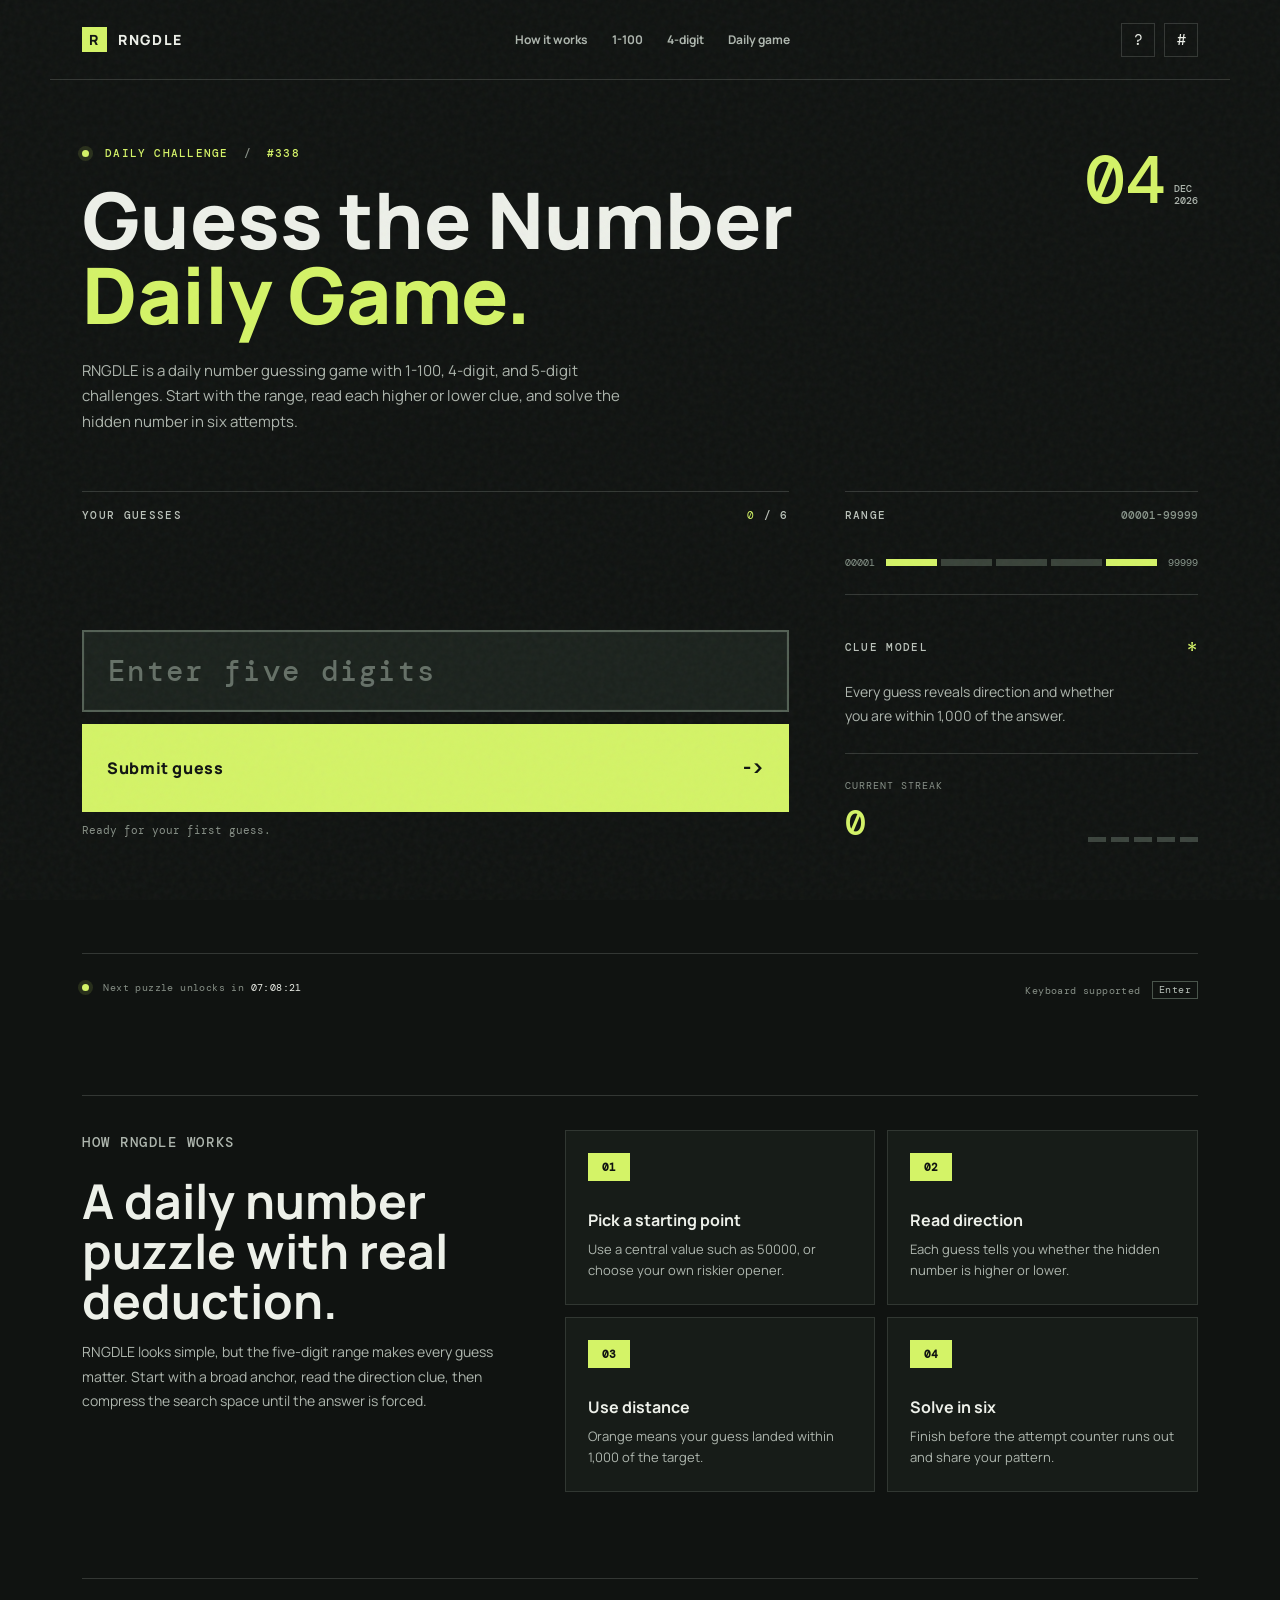
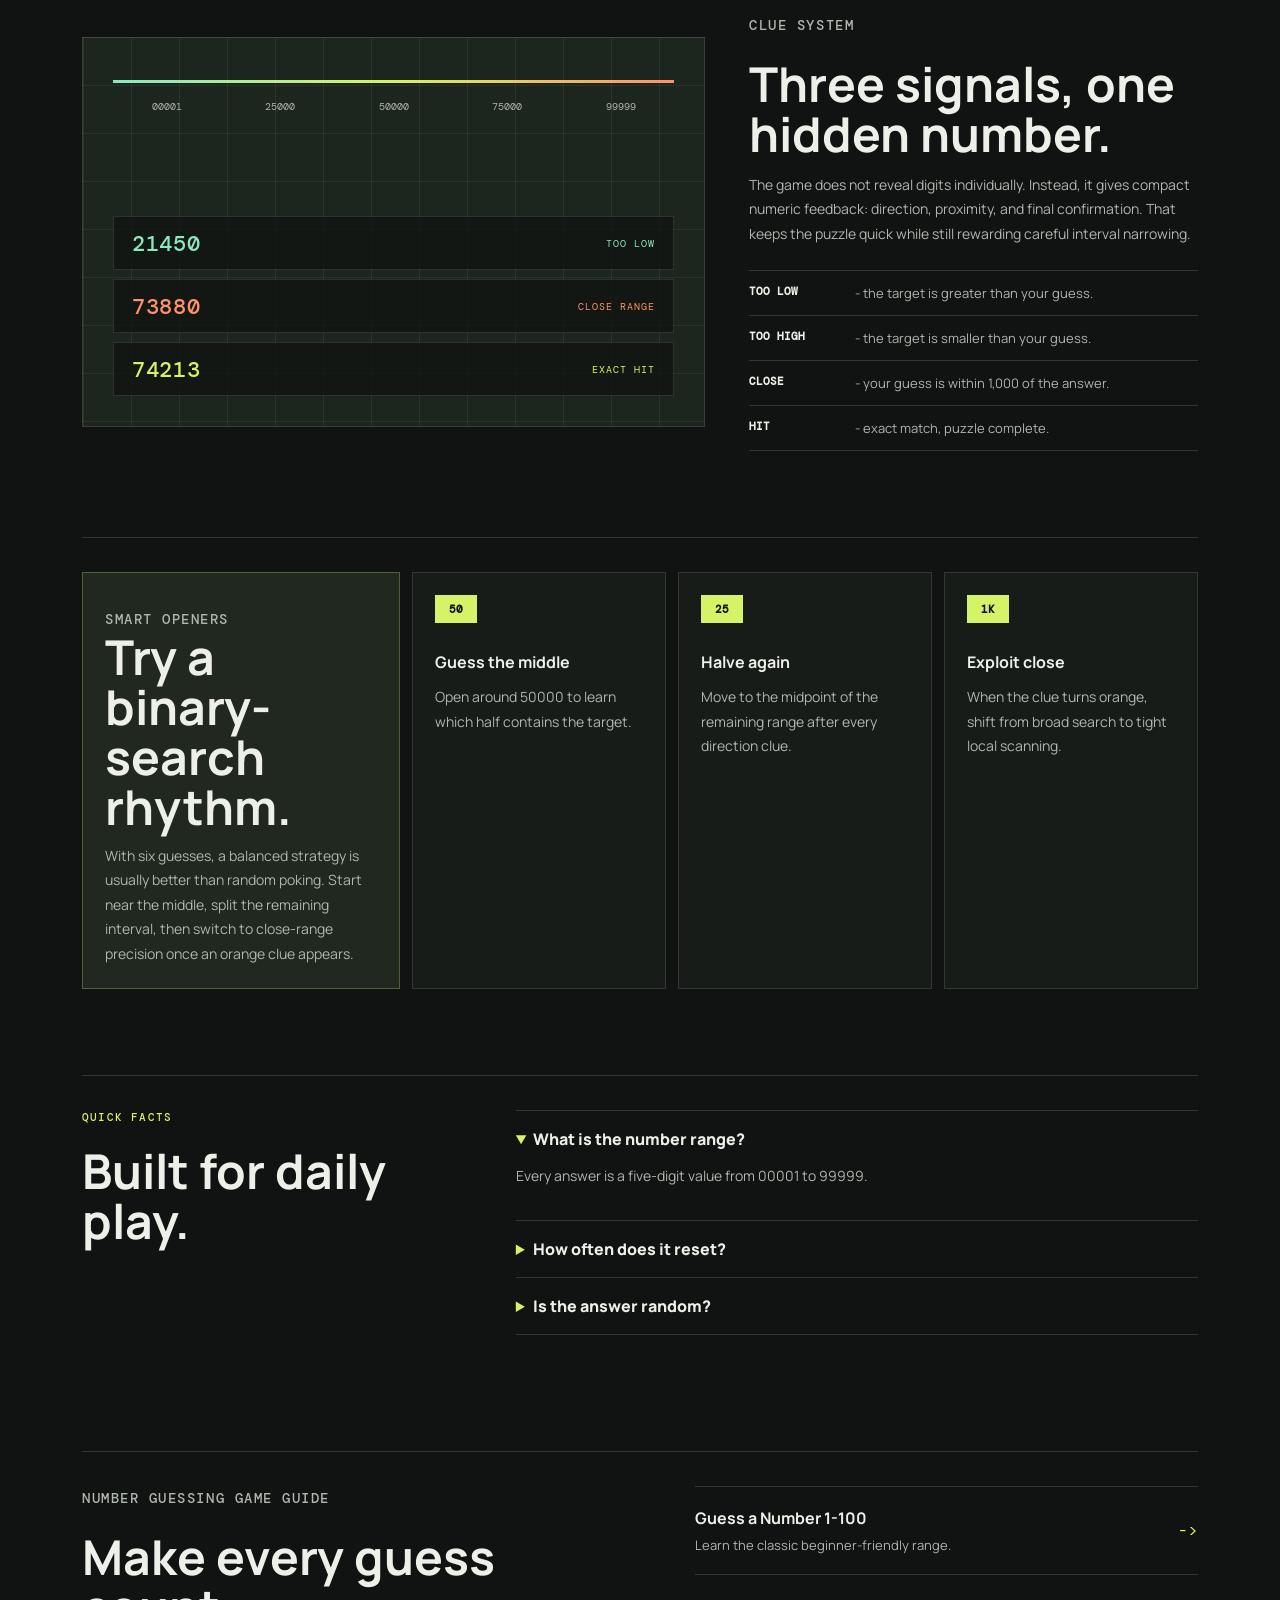
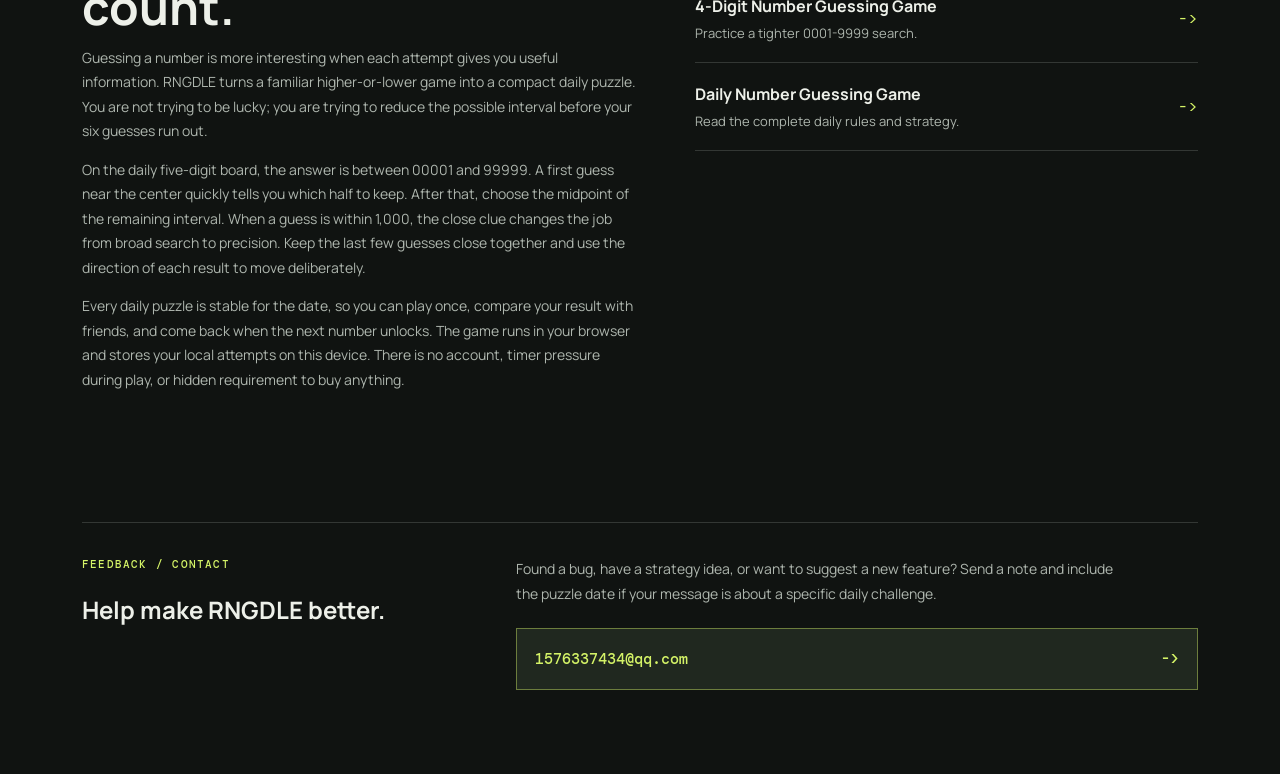
<file: index.html>
<!doctype html>
<html lang="en">
<head>
  <meta charset="UTF-8" />
  <meta name="viewport" content="width=device-width, initial-scale=1.0" />
  <meta name="description" content="Guess the Number with RNGDLE, a daily number guessing game with 1-100, 4-digit, and 5-digit challenges. Use higher, lower, and close clues to solve the number." />
  <meta name="theme-color" content="#101311" />
  <meta property="og:type" content="website" />
  <meta property="og:title" content="Guess the Number - Daily Number Guessing Game (1-100, 4 & 5 Digits)" />
  <meta property="og:description" content="A daily number guessing game. Read higher, lower, and close clues to solve the hidden number." />
  <meta property="og:url" content="https://rngdle.com/" />
  <meta property="og:site_name" content="RNGDLE" />
  <meta name="twitter:card" content="summary" />
  <link rel="canonical" href="https://rngdle.com/" />
  <title>Guess the Number - Daily Number Guessing Game (1-100, 4 & 5 Digits)</title>
  <link rel="preconnect" href="https://fonts.googleapis.com">
  <link rel="preconnect" href="https://fonts.gstatic.com" crossorigin>
  <link href="https://fonts.googleapis.com/css2?family=DM+Mono:wght@400;500&family=Manrope:wght@500;600;700;800&display=swap" rel="stylesheet">
  <link rel="stylesheet" href="styles.css" />
  <!-- Google tag (gtag.js) -->
  <script async src="https://www.googletagmanager.com/gtag/js?id=G-YKLBFYJNSB"></script>
  <script>
    window.dataLayer = window.dataLayer || [];
    function gtag(){dataLayer.push(arguments);}
    gtag('js', new Date());
    gtag('config', 'G-YKLBFYJNSB');
  </script>
  <script type="application/ld+json">
  {
    "@context":"https://schema.org",
    "@type":"WebApplication",
    "name":"RNGDLE",
    "url":"https://rngdle.com/",
    "description":"A daily number guessing game with higher, lower, and close clues.",
    "applicationCategory":"GameApplication",
    "operatingSystem":"Any",
    "offers":{"@type":"Offer","price":"0","priceCurrency":"USD"},
    "featureList":["Daily number puzzle","Higher and lower clues","Shareable results"]
  }
  </script>
</head>
<body>
  <div class="noise" aria-hidden="true"></div>

  <header class="topbar">
    <a class="brand" href="./" aria-label="RNGDLE home"><span class="brand-mark">R</span><span>RNGDLE</span></a>
    <nav class="nav-links" aria-label="Primary navigation">
      <a href="#how">How it works</a>
      <a href="./1-100/">1-100</a>
      <a href="./4-digit/">4-digit</a>
      <a href="./daily/">Daily game</a>
    </nav>
    <div class="top-actions">
      <button class="icon-button" id="helpButton" aria-label="Open game guide" title="Guide">?</button>
      <button class="icon-button" id="statsButton" aria-label="Open statistics" title="Stats">#</button>
    </div>
  </header>

  <main class="page-shell">
    <section class="hero-row">
      <div>
        <p class="eyebrow"><span class="pulse"></span> DAILY CHALLENGE <span class="slash">/</span> #<span id="challengeNumber">042</span></p>
        <h1>Guess the Number<br><em>Daily Game.</em></h1>
        <p class="intro">RNGDLE is a daily number guessing game with 1-100, 4-digit, and 5-digit challenges. Start with the range, read each higher or lower clue, and solve the hidden number in six attempts.</p>
      </div>
      <div class="date-stamp" aria-label="Today's date"><span id="dateDay">23</span><small id="dateMonth">SEP<br>2026</small></div>
    </section>

    <section class="game-layout" aria-label="Daily RNGDLE game">
      <div class="board-panel">
        <div class="panel-heading"><span>Your guesses</span><span class="attempt-count"><b id="attemptCount">0</b> / 6</span></div>
        <div class="guess-list" id="guessList" aria-live="polite"></div>
        <form class="guess-form" id="guessForm">
          <label for="guessInput" class="sr-only">Enter a number from 00001 to 99999</label>
          <input id="guessInput" name="guess" inputmode="numeric" type="number" min="1" max="99999" placeholder="Enter five digits" autocomplete="off" required />
          <button class="submit-button" type="submit"><span>Submit guess</span><span class="arrow">-></span></button>
        </form>
        <p class="form-message" id="formMessage" role="status">Ready for your first guess.</p>
      </div>

      <aside class="side-panel">
        <div class="side-block range-block">
          <div class="panel-heading"><span>Range</span><span class="mono">00001-99999</span></div>
          <div class="range-line"><span>00001</span><div class="range-track"><i></i><i></i><i></i><i></i><i></i></div><span>99999</span></div>
        </div>
        <div class="side-block">
          <div class="panel-heading"><span>Clue model</span><span class="hint-icon">*</span></div>
          <p class="hint-copy">Every guess reveals direction and whether you are within 1,000 of the answer.</p>
        </div>
        <div class="side-block streak-block">
          <div><span class="side-label">Current streak</span><strong id="streakValue">0</strong></div>
          <div class="streak-dots" id="streakDots"><i></i><i></i><i></i><i></i><i></i></div>
        </div>
      </aside>
    </section>

    <section class="keyboard" aria-label="Number keypad"><div class="key-row" id="keyRow1"></div><div class="key-row" id="keyRow2"></div></section>
    <section class="bottom-row"><p><span class="live-dot"></span> Next puzzle unlocks in <strong id="countdown">23:59:59</strong></p><p class="keyboard-note">Keyboard supported <span>Enter</span></p></section>

    <section class="content-section intro-grid" id="how">
      <div class="section-copy">
        <p class="eyebrow">HOW RNGDLE WORKS</p>
        <h2>A daily number puzzle with real deduction.</h2>
        <p>RNGDLE looks simple, but the five-digit range makes every guess matter. Start with a broad anchor, read the direction clue, then compress the search space until the answer is forced.</p>
      </div>
      <div class="info-steps" aria-label="Game steps">
        <article><span>01</span><h3>Pick a starting point</h3><p>Use a central value such as 50000, or choose your own riskier opener.</p></article>
        <article><span>02</span><h3>Read direction</h3><p>Each guess tells you whether the hidden number is higher or lower.</p></article>
        <article><span>03</span><h3>Use distance</h3><p>Orange means your guess landed within 1,000 of the target.</p></article>
        <article><span>04</span><h3>Solve in six</h3><p>Finish before the attempt counter runs out and share your pattern.</p></article>
      </div>
    </section>

    <section class="content-section clue-lab" id="clues">
      <div class="clue-visual" aria-hidden="true">
        <div class="number-scale">
          <span>00001</span><span>25000</span><span>50000</span><span>75000</span><span>99999</span>
        </div>
        <div class="sample-stack">
          <div class="sample-row far"><b>21450</b><span>Too low</span></div>
          <div class="sample-row near"><b>73880</b><span>Close range</span></div>
          <div class="sample-row correct"><b>74213</b><span>Exact hit</span></div>
        </div>
      </div>
      <div class="section-copy">
        <p class="eyebrow">CLUE SYSTEM</p>
        <h2>Three signals, one hidden number.</h2>
        <p>The game does not reveal digits individually. Instead, it gives compact numeric feedback: direction, proximity, and final confirmation. That keeps the puzzle quick while still rewarding careful interval narrowing.</p>
        <ul class="dense-list">
          <li><b>Too low</b> - the target is greater than your guess.</li>
          <li><b>Too high</b> - the target is smaller than your guess.</li>
          <li><b>Close</b> - your guess is within 1,000 of the answer.</li>
          <li><b>Hit</b> - exact match, puzzle complete.</li>
        </ul>
      </div>
    </section>

    <section class="content-section strategy-grid" id="strategy">
      <div class="strategy-card primary">
        <p class="eyebrow">SMART OPENERS</p>
        <h2>Try a binary-search rhythm.</h2>
        <p>With six guesses, a balanced strategy is usually better than random poking. Start near the middle, split the remaining interval, then switch to close-range precision once an orange clue appears.</p>
      </div>
      <div class="strategy-card"><span class="card-icon">50</span><h3>Guess the middle</h3><p>Open around 50000 to learn which half contains the target.</p></div>
      <div class="strategy-card"><span class="card-icon">25</span><h3>Halve again</h3><p>Move to the midpoint of the remaining range after every direction clue.</p></div>
      <div class="strategy-card"><span class="card-icon">1K</span><h3>Exploit close</h3><p>When the clue turns orange, shift from broad search to tight local scanning.</p></div>
    </section>

    <section class="content-section faq-grid">
      <div>
        <p class="eyebrow">QUICK FACTS</p>
        <h2>Built for daily play.</h2>
      </div>
      <div class="faq-list">
        <details open><summary>What is the number range?</summary><p>Every answer is a five-digit value from 00001 to 99999.</p></details>
        <details><summary>How often does it reset?</summary><p>The puzzle resets at midnight in your local browser time.</p></details>
        <details><summary>Is the answer random?</summary><p>The page generates a stable daily answer from the date, so everyone on the same day gets one consistent puzzle in this local version.</p></details>
      </div>
    </section>

    <section class="content-section long-form-section">
      <div class="section-copy">
        <p class="eyebrow">NUMBER GUESSING GAME GUIDE</p>
        <h2>Make every guess count.</h2>
        <p>Guessing a number is more interesting when each attempt gives you useful information. RNGDLE turns a familiar higher-or-lower game into a compact daily puzzle. You are not trying to be lucky; you are trying to reduce the possible interval before your six guesses run out.</p>
        <p>On the daily five-digit board, the answer is between 00001 and 99999. A first guess near the center quickly tells you which half to keep. After that, choose the midpoint of the remaining interval. When a guess is within 1,000, the close clue changes the job from broad search to precision. Keep the last few guesses close together and use the direction of each result to move deliberately.</p>
        <p>Every daily puzzle is stable for the date, so you can play once, compare your result with friends, and come back when the next number unlocks. The game runs in your browser and stores your local attempts on this device. There is no account, timer pressure during play, or hidden requirement to buy anything.</p>
      </div>
      <div class="guide-links">
        <a href="./1-100/"><b>Guess a Number 1-100</b><span>Learn the classic beginner-friendly range.</span><span class="arrow">-&gt;</span></a>
        <a href="./4-digit/"><b>4-Digit Number Guessing Game</b><span>Practice a tighter 0001-9999 search.</span><span class="arrow">-&gt;</span></a>
        <a href="./daily/"><b>Daily Number Guessing Game</b><span>Read the complete daily rules and strategy.</span><span class="arrow">-&gt;</span></a>
      </div>
    </section>

    <section class="content-section feedback-section" id="feedback">
      <div>
        <p class="eyebrow">FEEDBACK / CONTACT</p>
        <h2>Help make RNGDLE better.</h2>
      </div>
      <div class="feedback-copy">
        <p>Found a bug, have a strategy idea, or want to suggest a new feature? Send a note and include the puzzle date if your message is about a specific daily challenge.</p>
        <a class="feedback-link" href="mailto:1576337434@qq.com?subject=RNGDLE%20Feedback&body=Hi%2C%0A%0AMy%20feedback%20is%3A%0A%0APuzzle%20date%3A%20">
          <span>1576337434@qq.com</span>
          <span class="arrow">-></span>
        </a>
      </div>
    </section>
  </main>

  <div class="modal-backdrop" id="modalBackdrop" hidden>
    <div class="modal" role="dialog" aria-modal="true" aria-labelledby="modalTitle">
      <button class="modal-close" id="modalClose" aria-label="Close">X</button>
      <p class="eyebrow">RNGDLE / GUIDE</p><h2 id="modalTitle">Turn luck into a search strategy.</h2>
      <div id="modalContent"></div>
    </div>
  </div>
  <script src="app.js"></script>
</body>
</html>
</file>
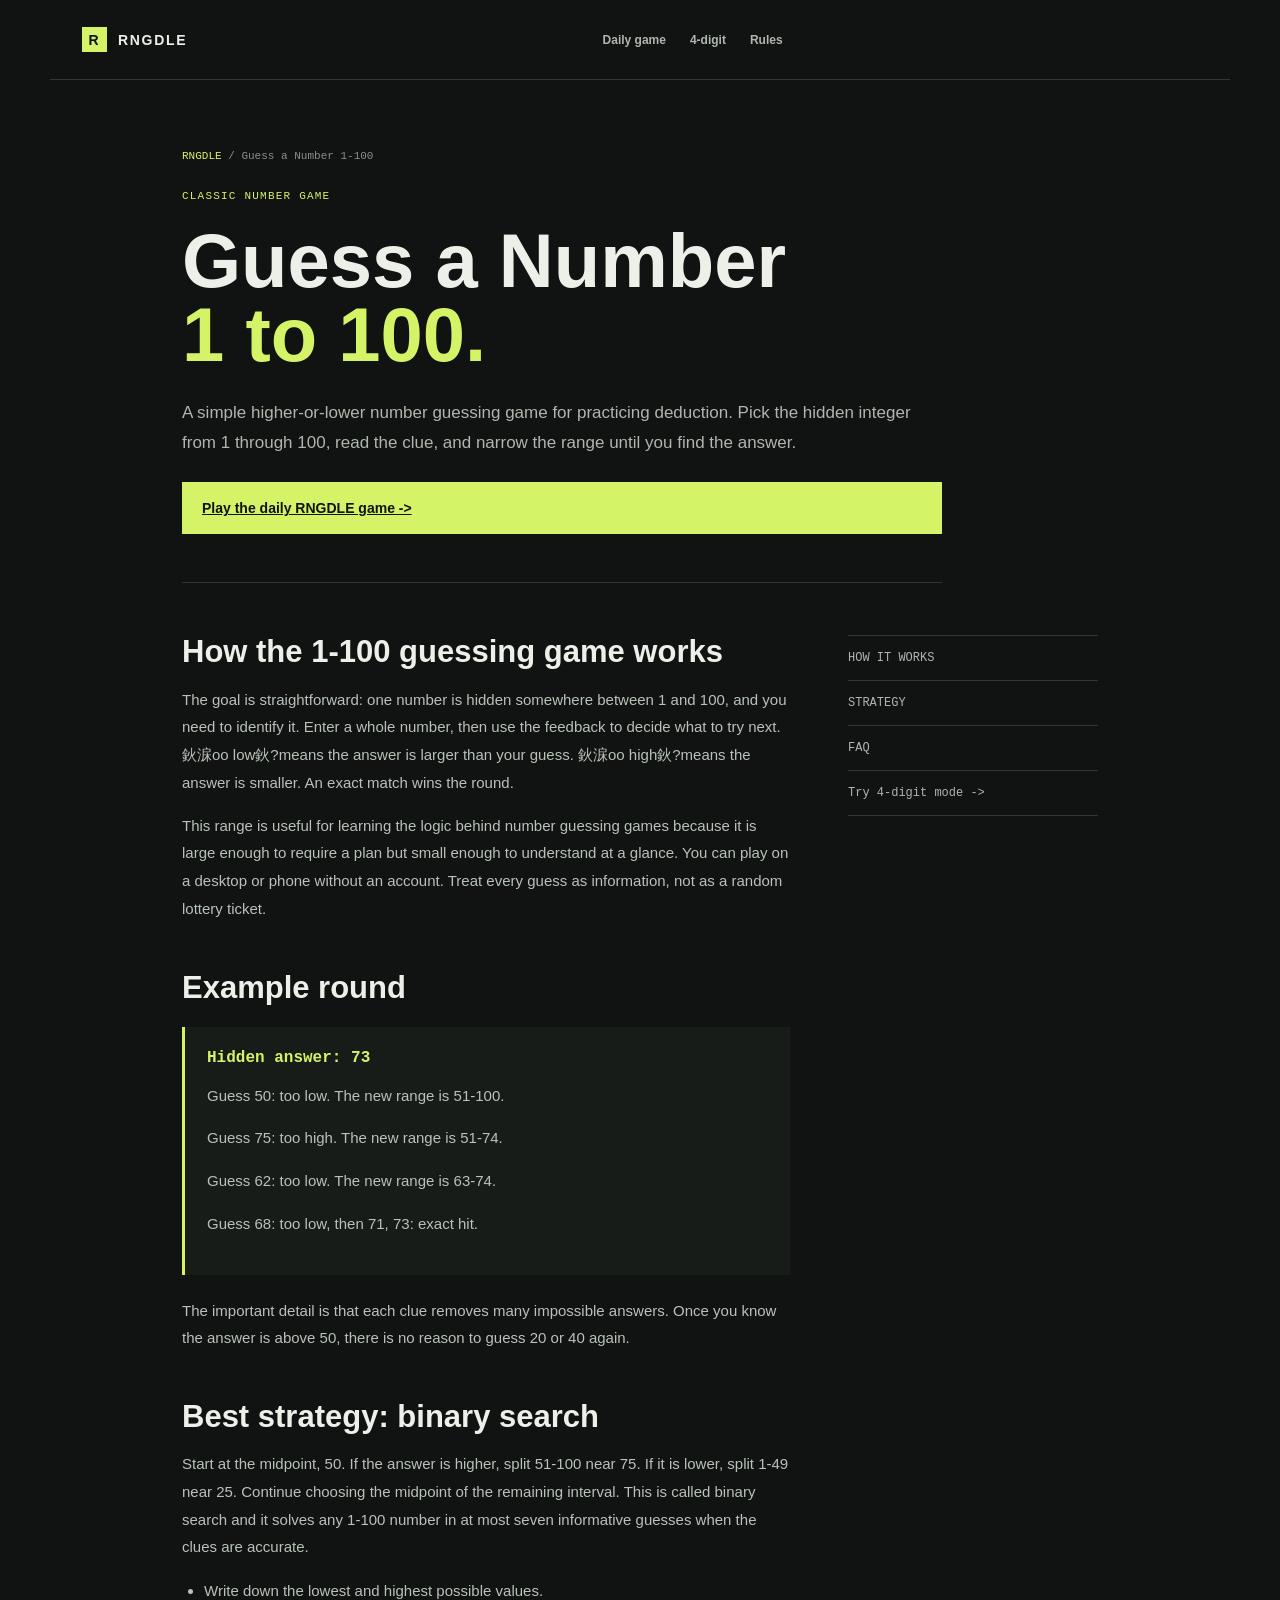
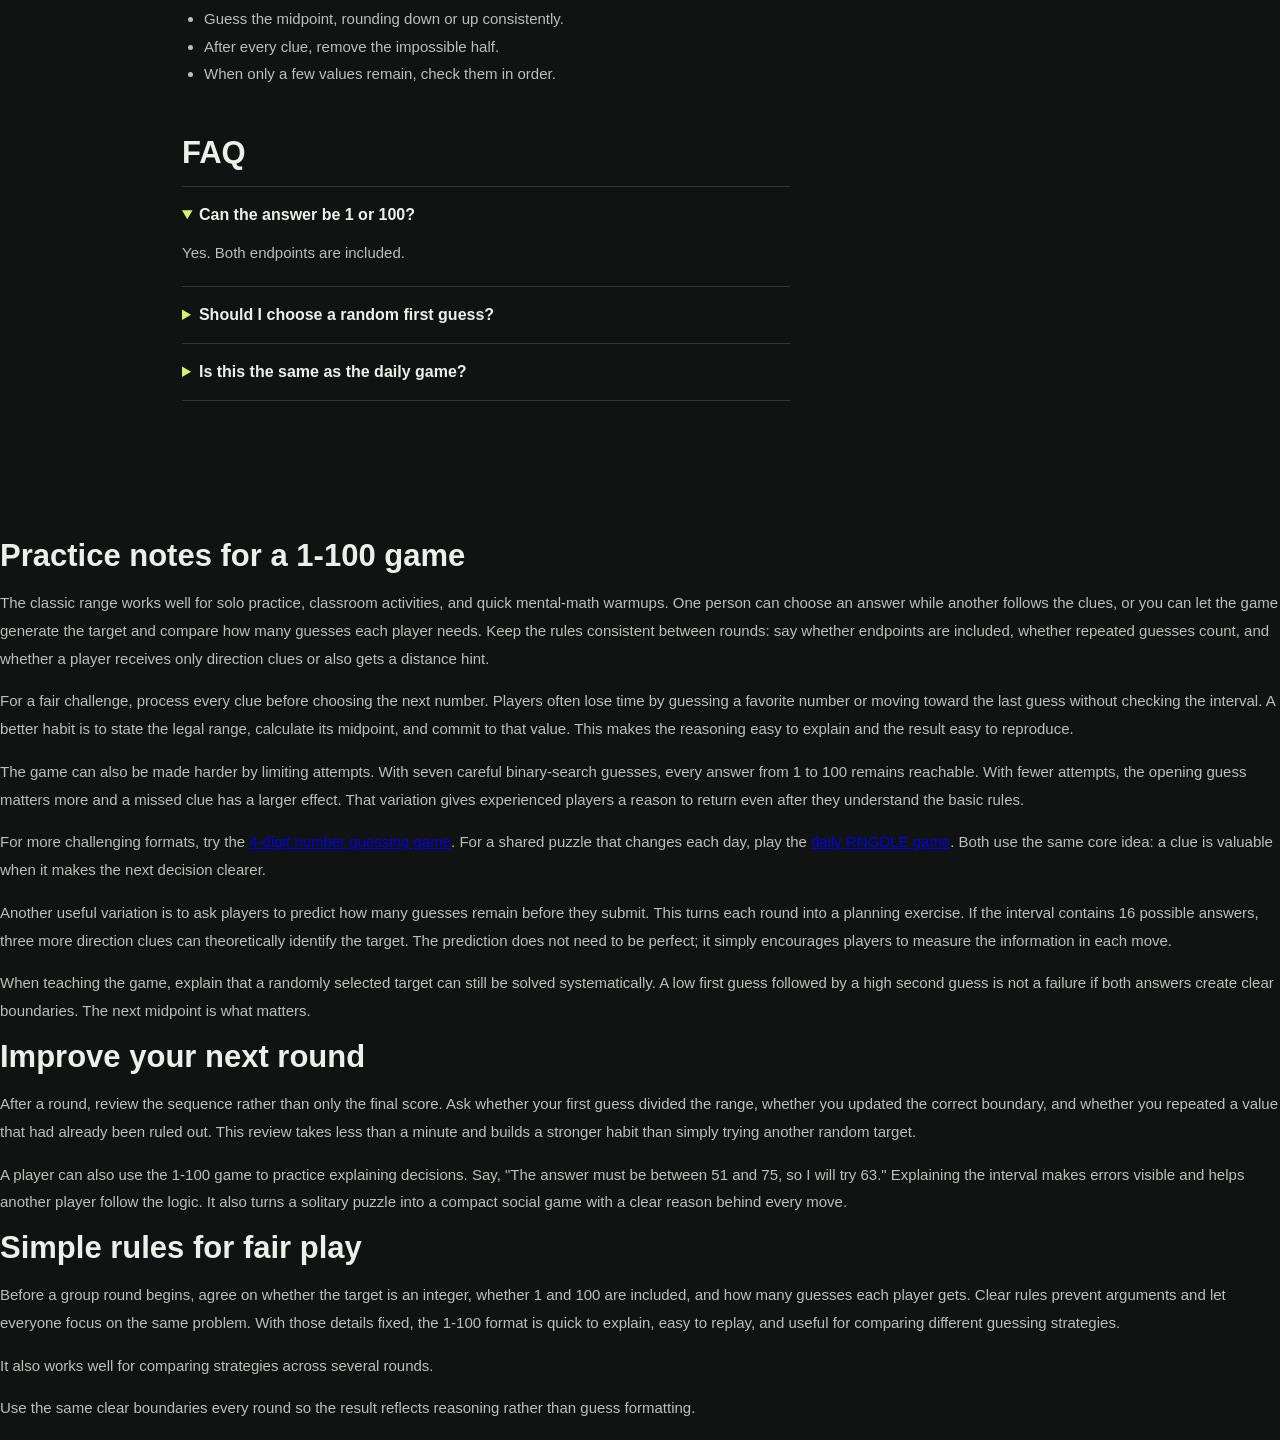
<file: 1-100/index.html>
﻿<!doctype html>
<html lang="en"><head>
  <meta charset="UTF-8"><meta name="viewport" content="width=device-width, initial-scale=1">
  <title>Guess a Number 1-100 - Free Number Guessing Game | RNGDLE</title>
  <meta name="description" content="Play a free guess the number 1-100 game. Learn the rules, see an example, and use binary search strategy to find the hidden number quickly.">
  <link rel="canonical" href="https://rngdle.com/1-100/"><meta property="og:type" content="article"><meta property="og:title" content="Guess a Number 1-100 | RNGDLE"><meta property="og:description" content="A clear, free 1-100 number guessing game guide with examples, strategy, and FAQ."><meta property="og:url" content="https://rngdle.com/1-100/"><meta property="og:site_name" content="RNGDLE"><link rel="stylesheet" href="../styles.css"><link rel="stylesheet" href="../seo-pages.css">
  <!-- Google tag (gtag.js) -->
  <script async src="https://www.googletagmanager.com/gtag/js?id=G-YKLBFYJNSB"></script>
  <script>
    window.dataLayer = window.dataLayer || [];
    function gtag(){dataLayer.push(arguments);}
    gtag('js', new Date());
    gtag('config', 'G-YKLBFYJNSB');
  </script>
  <script type="application/ld+json">{"@context":"https://schema.org","@type":"FAQPage","mainEntity":[{"@type":"Question","name":"What is the range?","acceptedAnswer":{"@type":"Answer","text":"The hidden number is an integer from 1 through 100."}},{"@type":"Question","name":"What is the best strategy?","acceptedAnswer":{"@type":"Answer","text":"Use binary search: start at 50 and choose the midpoint of the remaining range after every clue."}}]}</script>
</head><body><header class="topbar"><a class="brand" href="../"><span class="brand-mark">R</span><span>RNGDLE</span></a><nav class="nav-links"><a href="../">Daily game</a><a href="../4-digit/">4-digit</a><a href="../daily/">Rules</a></nav><div></div></header>
<main class="seo-page"><div class="breadcrumb"><a href="../">RNGDLE</a> / Guess a Number 1-100</div><header class="seo-hero"><p class="eyebrow">CLASSIC NUMBER GAME</p><h1>Guess a Number<br><em>1 to 100.</em></h1><p class="lead">A simple higher-or-lower number guessing game for practicing deduction. Pick the hidden integer from 1 through 100, read the clue, and narrow the range until you find the answer.</p><a class="seo-cta" href="../">Play the daily RNGDLE game -&gt;</a></header>
<div class="seo-layout"><article class="seo-content"><section><h2>How the 1-100 guessing game works</h2><p>The goal is straightforward: one number is hidden somewhere between 1 and 100, and you need to identify it. Enter a whole number, then use the feedback to decide what to try next. 鈥淭oo low鈥?means the answer is larger than your guess. 鈥淭oo high鈥?means the answer is smaller. An exact match wins the round.</p><p>This range is useful for learning the logic behind number guessing games because it is large enough to require a plan but small enough to understand at a glance. You can play on a desktop or phone without an account. Treat every guess as information, not as a random lottery ticket.</p></section>
<section><h2>Example round</h2><div class="seo-example"><strong>Hidden answer: 73</strong><p>Guess 50: too low. The new range is 51-100.</p><p>Guess 75: too high. The new range is 51-74.</p><p>Guess 62: too low. The new range is 63-74.</p><p>Guess 68: too low, then 71, 73: exact hit.</p></div><p>The important detail is that each clue removes many impossible answers. Once you know the answer is above 50, there is no reason to guess 20 or 40 again.</p></section>
<section><h2>Best strategy: binary search</h2><p>Start at the midpoint, 50. If the answer is higher, split 51-100 near 75. If it is lower, split 1-49 near 25. Continue choosing the midpoint of the remaining interval. This is called binary search and it solves any 1-100 number in at most seven informative guesses when the clues are accurate.</p><ul><li>Write down the lowest and highest possible values.</li><li>Guess the midpoint, rounding down or up consistently.</li><li>After every clue, remove the impossible half.</li><li>When only a few values remain, check them in order.</li></ul></section>
<section><h2>FAQ</h2><div class="seo-faq"><details open><summary>Can the answer be 1 or 100?</summary><p>Yes. Both endpoints are included.</p></details><details><summary>Should I choose a random first guess?</summary><p>A middle guess is usually more efficient because it divides the possible answers evenly.</p></details><details><summary>Is this the same as the daily game?</summary><p>The 1-100 page explains the classic format. The <a href="../daily/">daily RNGDLE game</a> uses a stable daily puzzle and a larger five-digit range.</p></details></div></section></article><aside class="seo-aside"><a href="#how">HOW IT WORKS</a><a href="#strategy">STRATEGY</a><a href="#faq">FAQ</a><a href="../4-digit/">Try 4-digit mode -&gt;</a></aside></div></main><section class="seo-content"><h2>Practice notes for a 1-100 game</h2><p>The classic range works well for solo practice, classroom activities, and quick mental-math warmups. One person can choose an answer while another follows the clues, or you can let the game generate the target and compare how many guesses each player needs. Keep the rules consistent between rounds: say whether endpoints are included, whether repeated guesses count, and whether a player receives only direction clues or also gets a distance hint.</p><p>For a fair challenge, process every clue before choosing the next number. Players often lose time by guessing a favorite number or moving toward the last guess without checking the interval. A better habit is to state the legal range, calculate its midpoint, and commit to that value. This makes the reasoning easy to explain and the result easy to reproduce.</p><p>The game can also be made harder by limiting attempts. With seven careful binary-search guesses, every answer from 1 to 100 remains reachable. With fewer attempts, the opening guess matters more and a missed clue has a larger effect. That variation gives experienced players a reason to return even after they understand the basic rules.</p><p>For more challenging formats, try the <a href="../4-digit/">4-digit number guessing game</a>. For a shared puzzle that changes each day, play the <a href="../daily/">daily RNGDLE game</a>. Both use the same core idea: a clue is valuable when it makes the next decision clearer.</p><p>Another useful variation is to ask players to predict how many guesses remain before they submit. This turns each round into a planning exercise. If the interval contains 16 possible answers, three more direction clues can theoretically identify the target. The prediction does not need to be perfect; it simply encourages players to measure the information in each move.</p><p>When teaching the game, explain that a randomly selected target can still be solved systematically. A low first guess followed by a high second guess is not a failure if both answers create clear boundaries. The next midpoint is what matters.</p></section>
<section class="seo-content"><h2>Improve your next round</h2><p>After a round, review the sequence rather than only the final score. Ask whether your first guess divided the range, whether you updated the correct boundary, and whether you repeated a value that had already been ruled out. This review takes less than a minute and builds a stronger habit than simply trying another random target.</p><p>A player can also use the 1-100 game to practice explaining decisions. Say, "The answer must be between 51 and 75, so I will try 63." Explaining the interval makes errors visible and helps another player follow the logic. It also turns a solitary puzzle into a compact social game with a clear reason behind every move.</p></section><section class="seo-content"><h2>Simple rules for fair play</h2><p>Before a group round begins, agree on whether the target is an integer, whether 1 and 100 are included, and how many guesses each player gets. Clear rules prevent arguments and let everyone focus on the same problem. With those details fixed, the 1-100 format is quick to explain, easy to replay, and useful for comparing different guessing strategies.</p><p>It also works well for comparing strategies across several rounds.</p></section><section class="seo-content"><p>Use the same clear boundaries every round so the result reflects reasoning rather than guess formatting.</p></section></main></body></html>
</file>
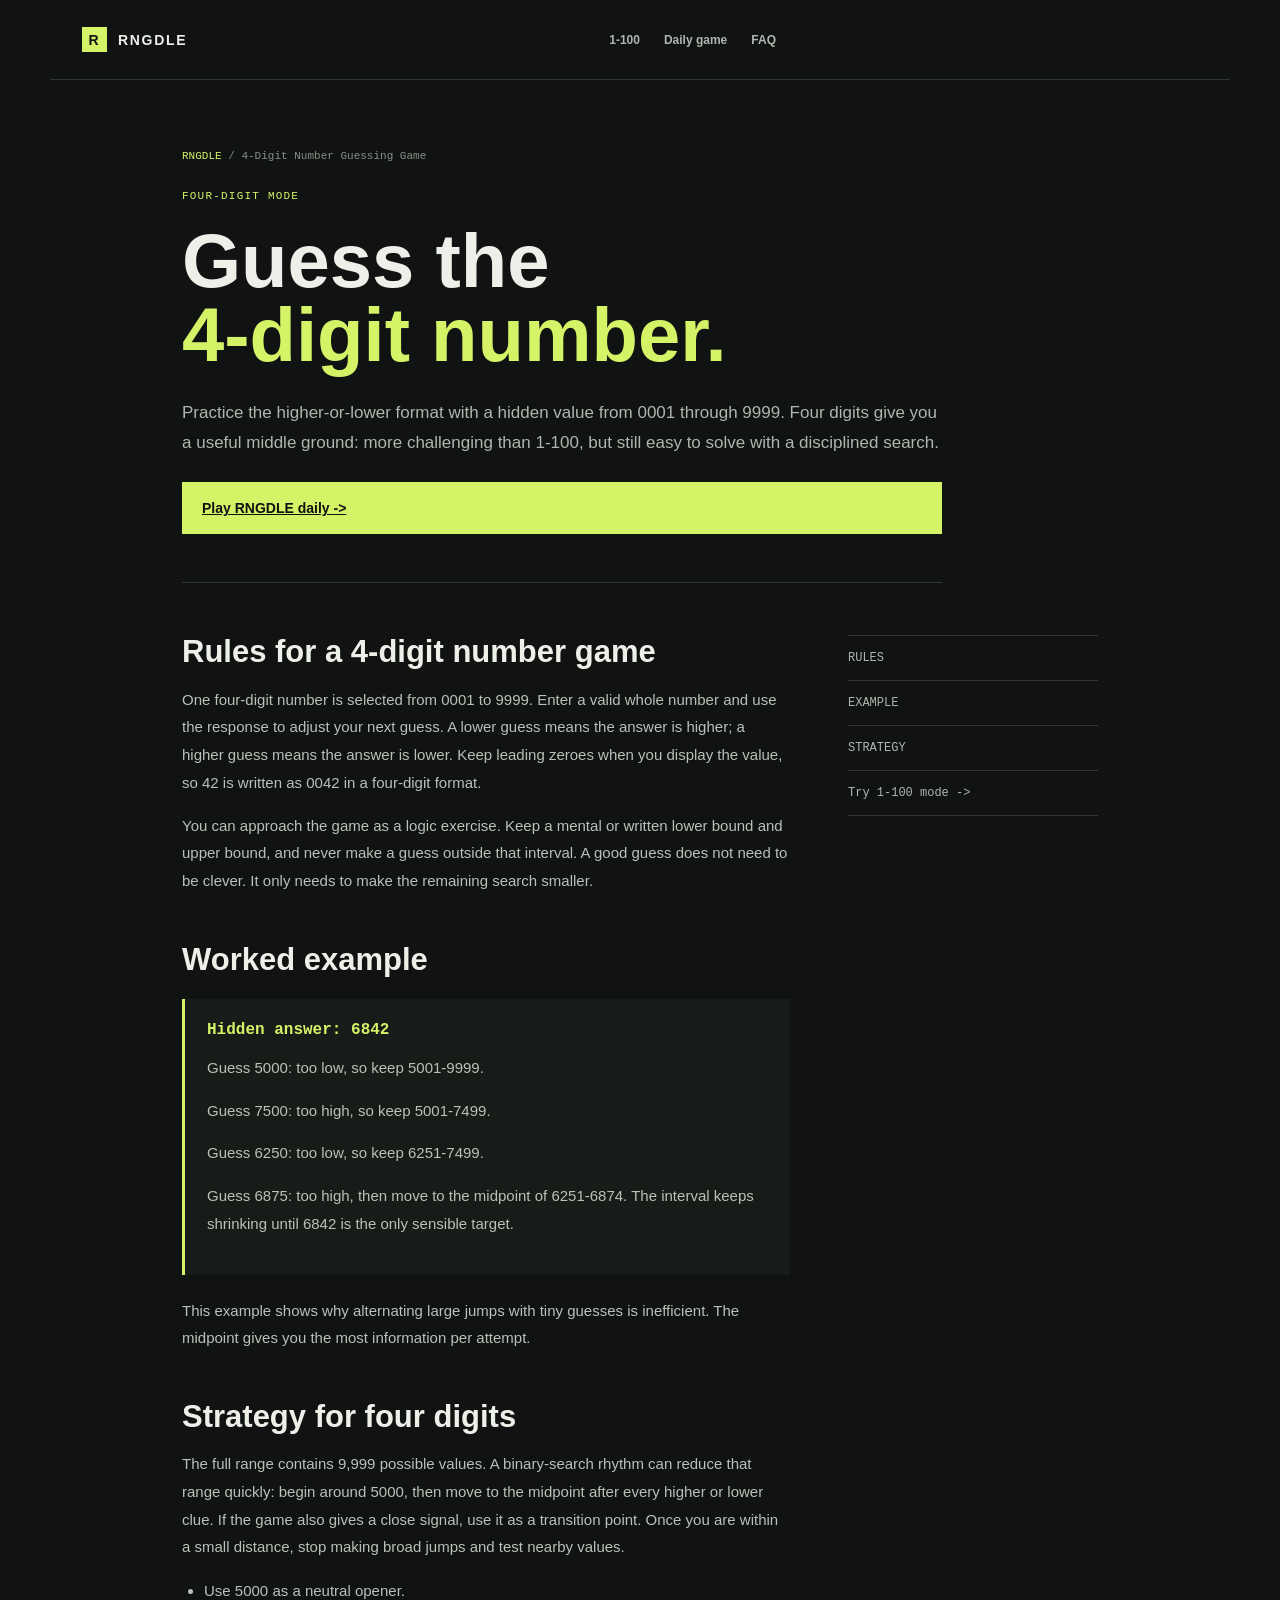
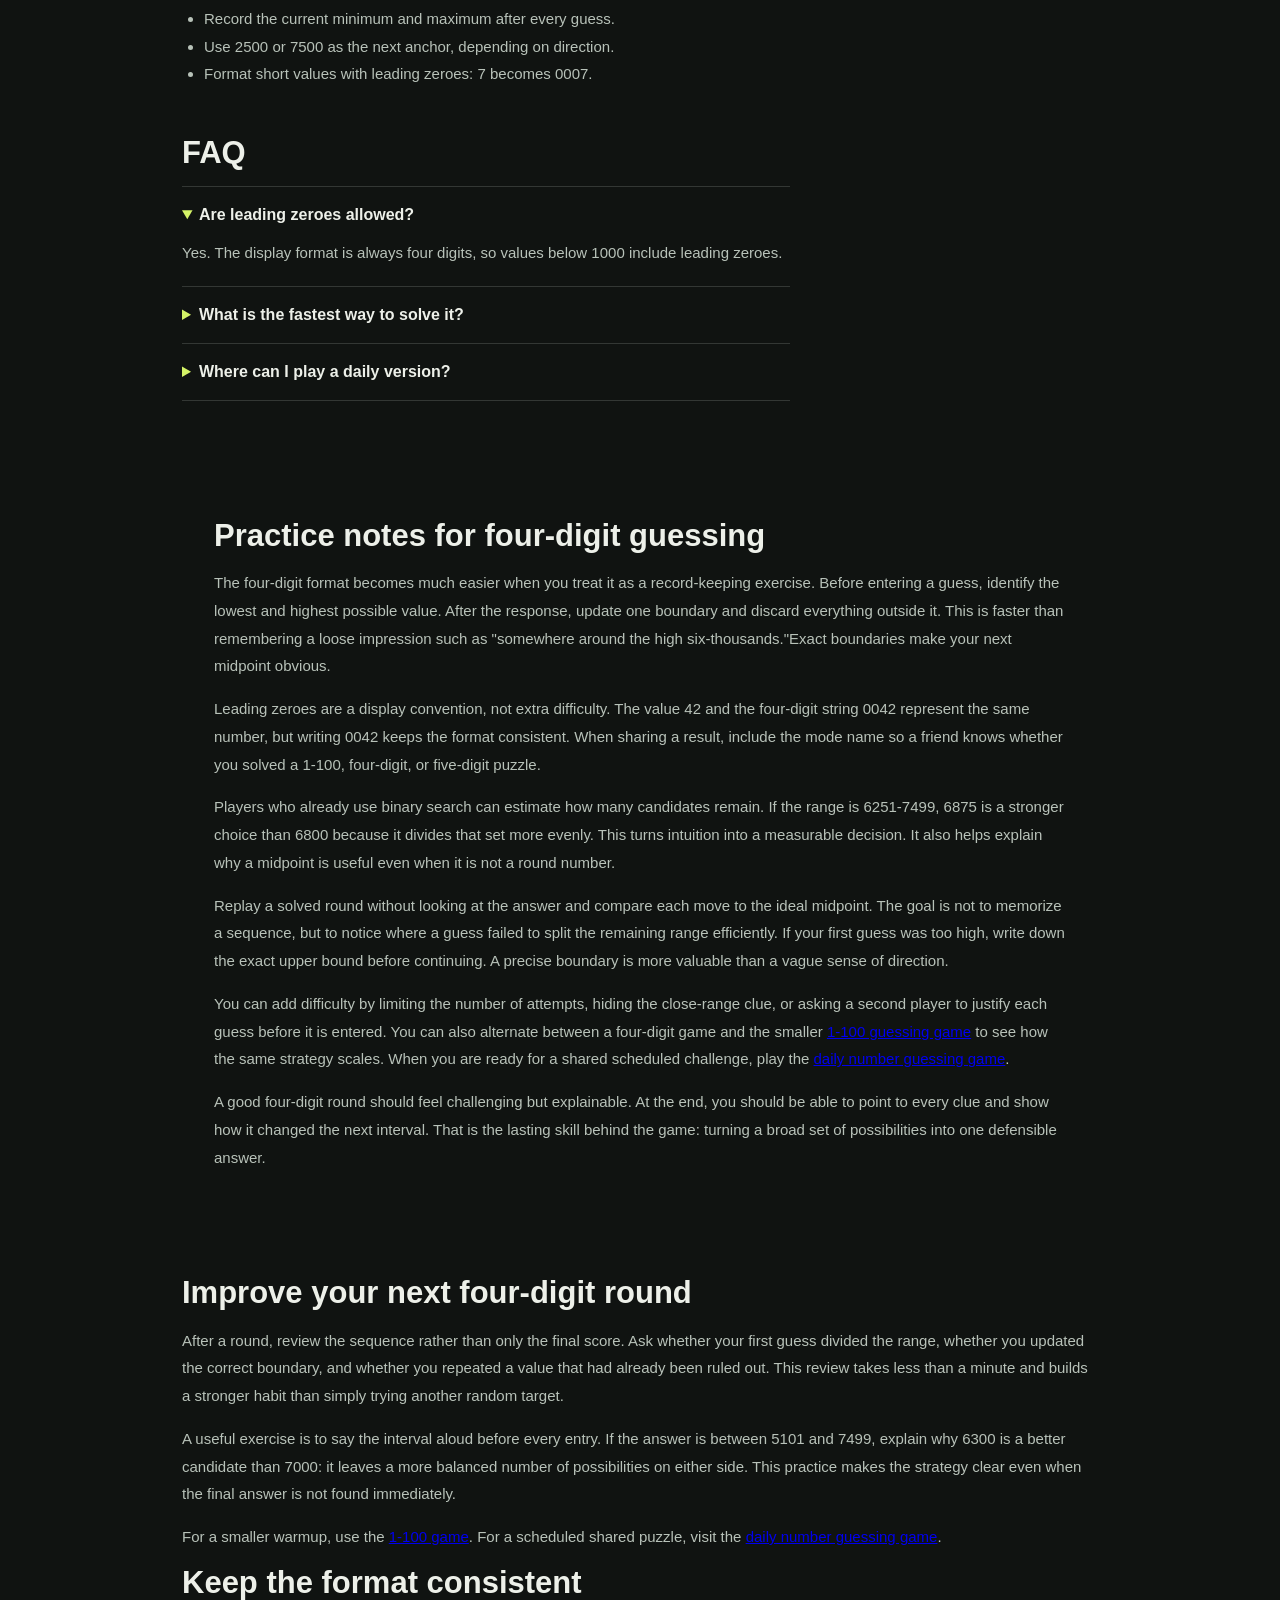
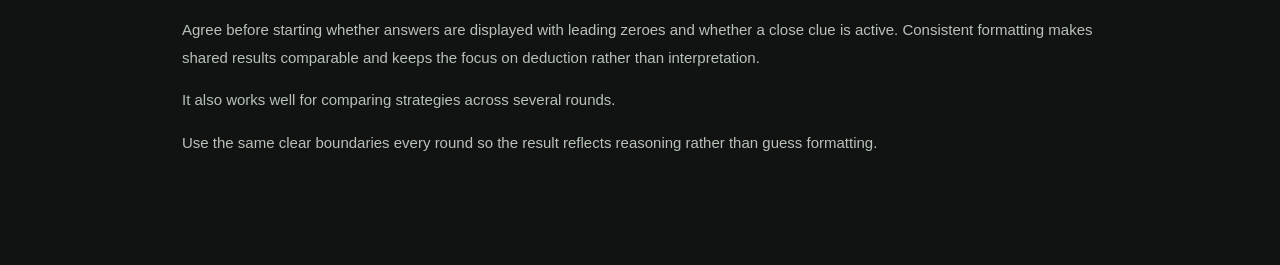
<file: 4-digit/index.html>
<!doctype html><html lang="en"><head><meta charset="UTF-8"><meta name="viewport" content="width=device-width, initial-scale=1"><title>4-Digit Number Guessing Game - Guess 0001 to 9999 | RNGDLE</title><meta name="description" content="Play and learn a 4-digit number guessing game from 0001 to 9999. Read the rules, follow a worked example, and use interval strategy to solve faster."><link rel="canonical" href="https://rngdle.com/4-digit/"><meta property="og:type" content="article"><meta property="og:title" content="4-Digit Number Guessing Game | RNGDLE"><meta property="og:description" content="Rules, examples, strategy, and FAQ for guessing a hidden four-digit number."><meta property="og:url" content="https://rngdle.com/4-digit/"><meta property="og:site_name" content="RNGDLE"><link rel="stylesheet" href="../styles.css"><link rel="stylesheet" href="../seo-pages.css"><script type="application/ld+json">{"@context":"https://schema.org","@type":"Article","headline":"4-Digit Number Guessing Game","author":{"@type":"Organization","name":"RNGDLE"},"mainEntityOfPage":"https://rngdle.com/4-digit/"}</script><!-- Google tag (gtag.js) -->
<script async src="https://www.googletagmanager.com/gtag/js?id=G-YKLBFYJNSB"></script>
<script>
  window.dataLayer = window.dataLayer || [];
  function gtag(){dataLayer.push(arguments);}
  gtag('js', new Date());
  gtag('config', 'G-YKLBFYJNSB');
</script></head><body><header class="topbar"><a class="brand" href="../"><span class="brand-mark">R</span><span>RNGDLE</span></a><nav class="nav-links"><a href="../1-100/">1-100</a><a href="../">Daily game</a><a href="../daily/">FAQ</a></nav><div></div></header><main class="seo-page"><div class="breadcrumb"><a href="../">RNGDLE</a> / 4-Digit Number Guessing Game</div><header class="seo-hero"><p class="eyebrow">FOUR-DIGIT MODE</p><h1>Guess the<br><em>4-digit number.</em></h1><p class="lead">Practice the higher-or-lower format with a hidden value from 0001 through 9999. Four digits give you a useful middle ground: more challenging than 1-100, but still easy to solve with a disciplined search.</p><a class="seo-cta" href="../">Play RNGDLE daily -&gt;</a></header><div class="seo-layout"><article class="seo-content"><section><h2>Rules for a 4-digit number game</h2><p>One four-digit number is selected from 0001 to 9999. Enter a valid whole number and use the response to adjust your next guess. A lower guess means the answer is higher; a higher guess means the answer is lower. Keep leading zeroes when you display the value, so 42 is written as 0042 in a four-digit format.</p><p>You can approach the game as a logic exercise. Keep a mental or written lower bound and upper bound, and never make a guess outside that interval. A good guess does not need to be clever. It only needs to make the remaining search smaller.</p></section><section><h2>Worked example</h2><div class="seo-example"><strong>Hidden answer: 6842</strong><p>Guess 5000: too low, so keep 5001-9999.</p><p>Guess 7500: too high, so keep 5001-7499.</p><p>Guess 6250: too low, so keep 6251-7499.</p><p>Guess 6875: too high, then move to the midpoint of 6251-6874. The interval keeps shrinking until 6842 is the only sensible target.</p></div><p>This example shows why alternating large jumps with tiny guesses is inefficient. The midpoint gives you the most information per attempt.</p></section><section><h2>Strategy for four digits</h2><p>The full range contains 9,999 possible values. A binary-search rhythm can reduce that range quickly: begin around 5000, then move to the midpoint after every higher or lower clue. If the game also gives a close signal, use it as a transition point. Once you are within a small distance, stop making broad jumps and test nearby values.</p><ul><li>Use 5000 as a neutral opener.</li><li>Record the current minimum and maximum after every guess.</li><li>Use 2500 or 7500 as the next anchor, depending on direction.</li><li>Format short values with leading zeroes: 7 becomes 0007.</li></ul></section><section><h2>FAQ</h2><div class="seo-faq"><details open><summary>Are leading zeroes allowed?</summary><p>Yes. The display format is always four digits, so values below 1000 include leading zeroes.</p></details><details><summary>What is the fastest way to solve it?</summary><p>Binary search is the strongest general strategy because each midpoint eliminates about half of the remaining values.</p></details><details><summary>Where can I play a daily version?</summary><p>Open the <a href="../daily/">daily number guessing game guide</a> or return to the <a href="../">RNGDLE home game</a>.</p></details></div></section></article><aside class="seo-aside"><a href="#rules">RULES</a><a href="#example">EXAMPLE</a><a href="#strategy">STRATEGY</a><a href="../1-100/">Try 1-100 mode -&gt;</a></aside></div><section class="seo-page seo-content"><h2>Practice notes for four-digit guessing</h2><p>The four-digit format becomes much easier when you treat it as a record-keeping exercise. Before entering a guess, identify the lowest and highest possible value. After the response, update one boundary and discard everything outside it. This is faster than remembering a loose impression such as "somewhere around the high six-thousands."Exact boundaries make your next midpoint obvious.</p><p>Leading zeroes are a display convention, not extra difficulty. The value 42 and the four-digit string 0042 represent the same number, but writing 0042 keeps the format consistent. When sharing a result, include the mode name so a friend knows whether you solved a 1-100, four-digit, or five-digit puzzle.</p><p>Players who already use binary search can estimate how many candidates remain. If the range is 6251-7499, 6875 is a stronger choice than 6800 because it divides that set more evenly. This turns intuition into a measurable decision. It also helps explain why a midpoint is useful even when it is not a round number.</p><p>Replay a solved round without looking at the answer and compare each move to the ideal midpoint. The goal is not to memorize a sequence, but to notice where a guess failed to split the remaining range efficiently. If your first guess was too high, write down the exact upper bound before continuing. A precise boundary is more valuable than a vague sense of direction.</p><p>You can add difficulty by limiting the number of attempts, hiding the close-range clue, or asking a second player to justify each guess before it is entered. You can also alternate between a four-digit game and the smaller <a href="../1-100/">1-100 guessing game</a> to see how the same strategy scales. When you are ready for a shared scheduled challenge, play the <a href="../daily/">daily number guessing game</a>.</p><p>A good four-digit round should feel challenging but explainable. At the end, you should be able to point to every clue and show how it changed the next interval. That is the lasting skill behind the game: turning a broad set of possibilities into one defensible answer.</p></section>
<section class="seo-content"><h2>Improve your next four-digit round</h2><p>After a round, review the sequence rather than only the final score. Ask whether your first guess divided the range, whether you updated the correct boundary, and whether you repeated a value that had already been ruled out. This review takes less than a minute and builds a stronger habit than simply trying another random target.</p><p>A useful exercise is to say the interval aloud before every entry. If the answer is between 5101 and 7499, explain why 6300 is a better candidate than 7000: it leaves a more balanced number of possibilities on either side. This practice makes the strategy clear even when the final answer is not found immediately.</p><p>For a smaller warmup, use the <a href="../1-100/">1-100 game</a>. For a scheduled shared puzzle, visit the <a href="../daily/">daily number guessing game</a>.</p></section><section class="seo-content"><h2>Keep the format consistent</h2><p>Agree before starting whether answers are displayed with leading zeroes and whether a close clue is active. Consistent formatting makes shared results comparable and keeps the focus on deduction rather than interpretation.</p><p>It also works well for comparing strategies across several rounds.</p></section><section class="seo-content"><p>Use the same clear boundaries every round so the result reflects reasoning rather than guess formatting.</p></section></main></body></html>
</file>
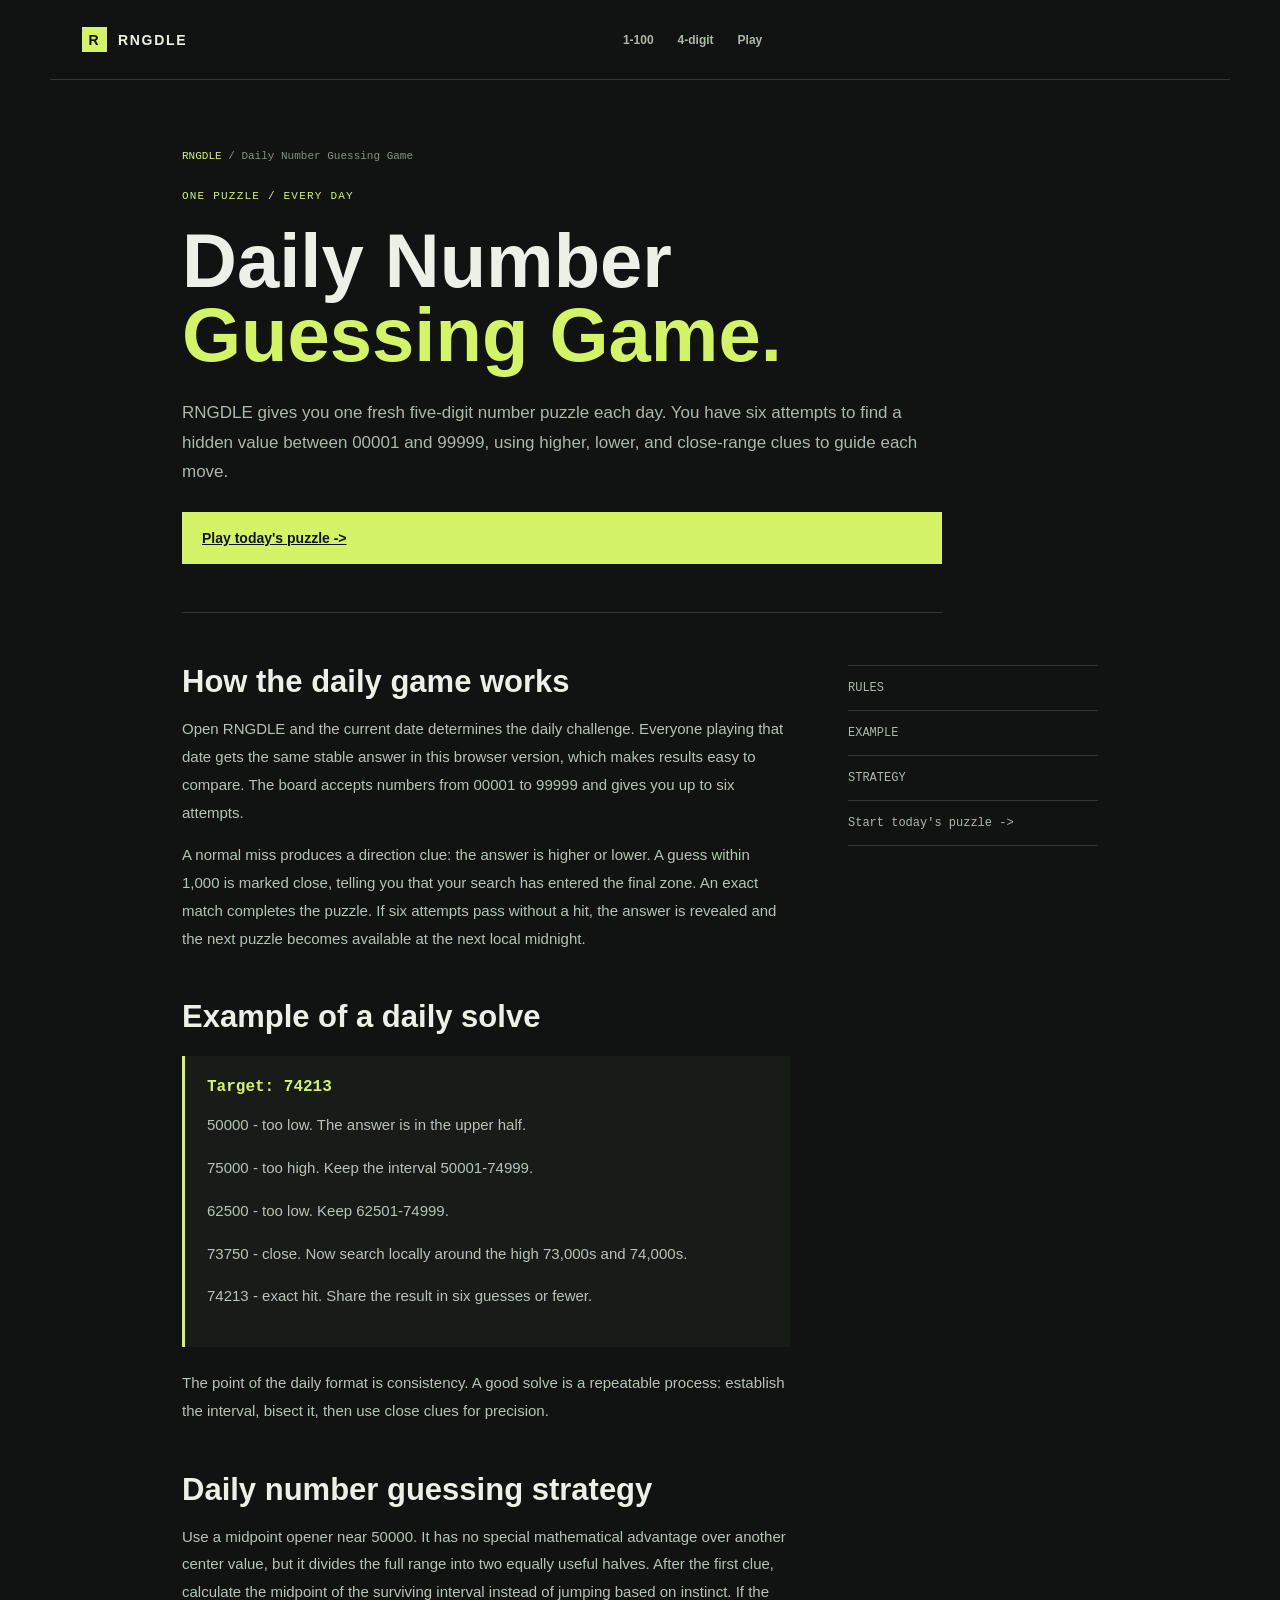
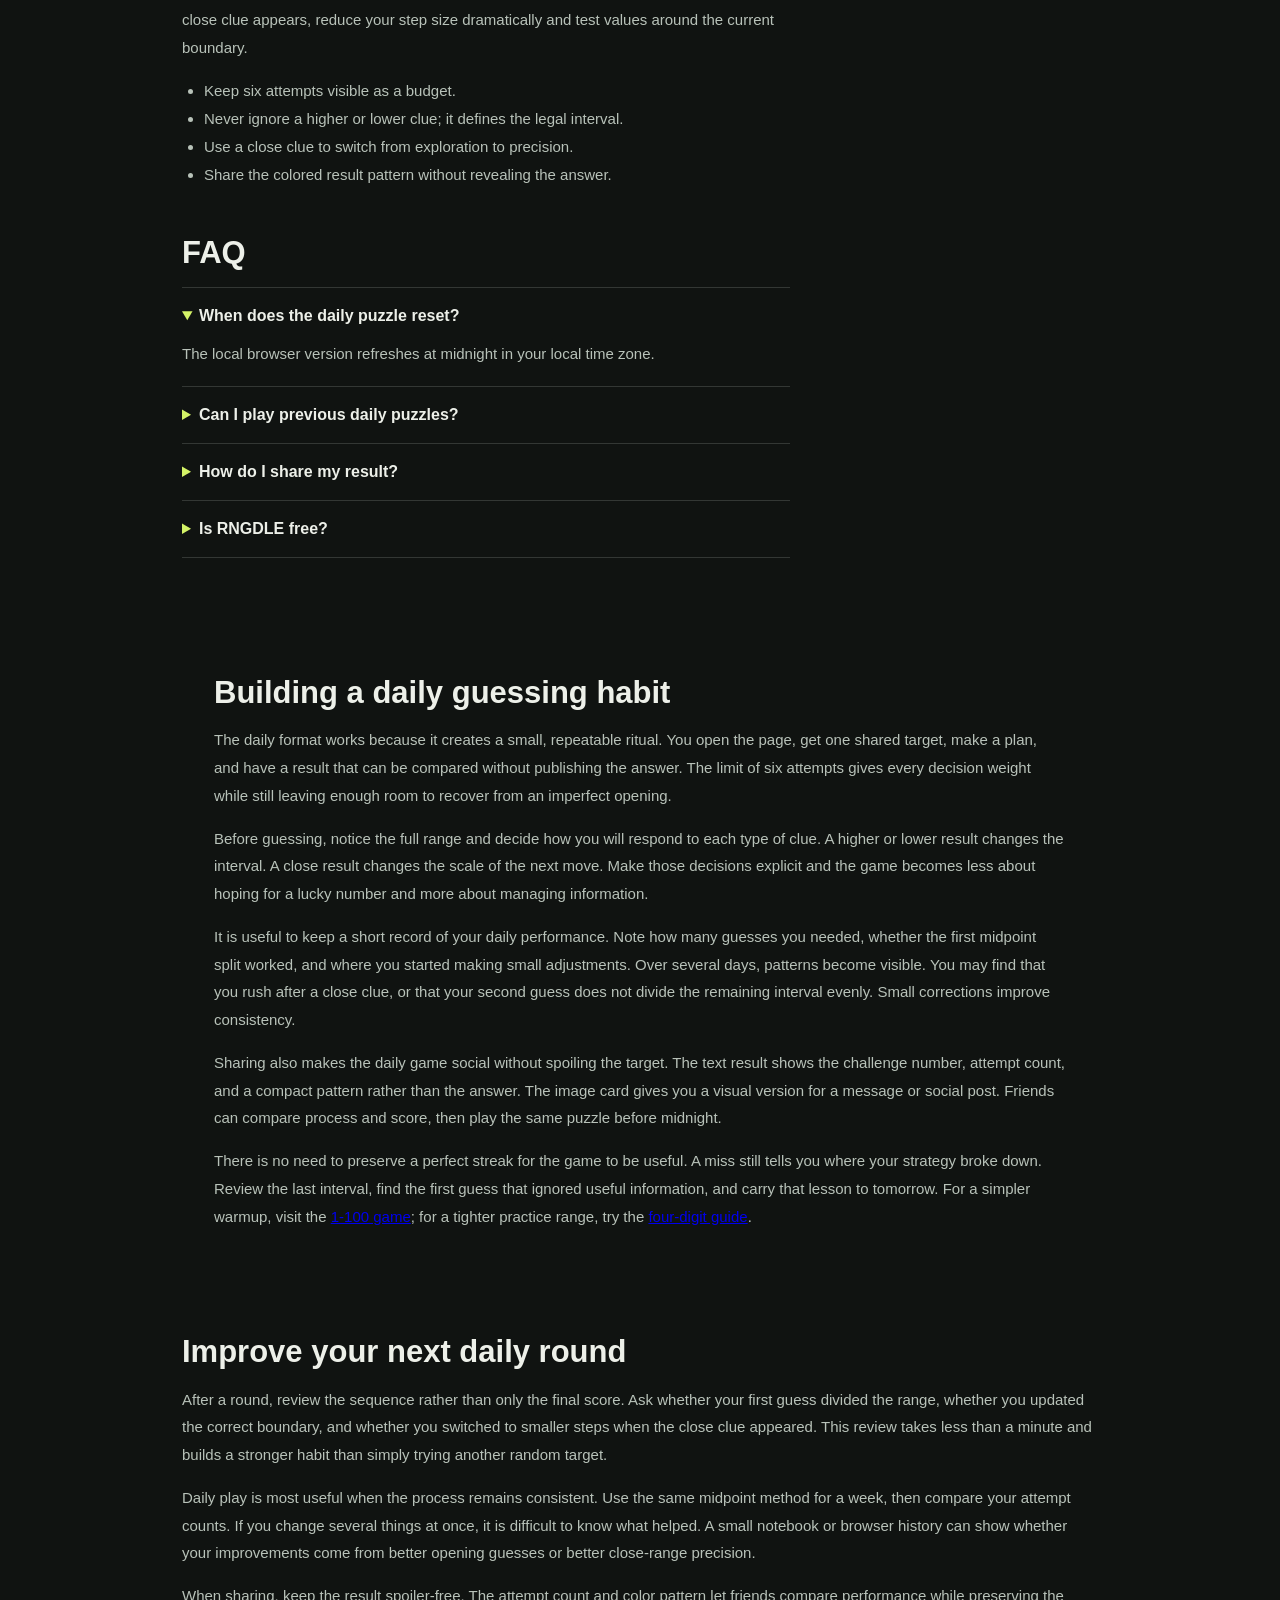
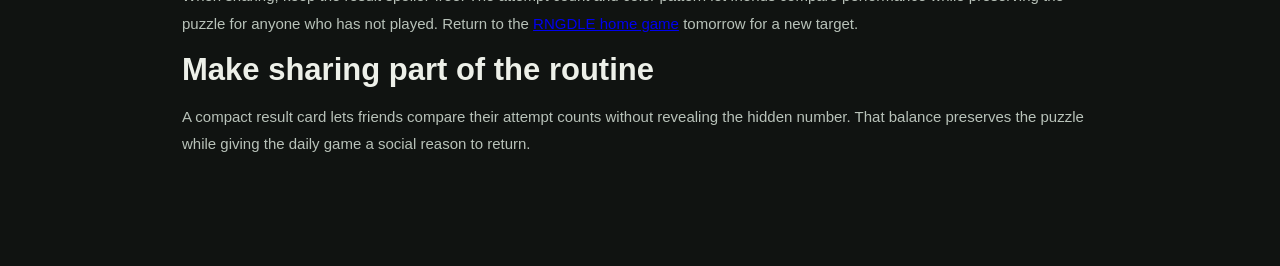
<file: daily/index.html>
<!doctype html><html lang="en"><head><meta charset="UTF-8"><meta name="viewport" content="width=device-width, initial-scale=1"><title>Daily Number Guessing Game - Play RNGDLE Every Day</title><meta name="description" content="Play RNGDLE, a daily number guessing game with one stable five-digit puzzle, six attempts, higher or lower clues, and a shareable result card."><link rel="canonical" href="https://rngdle.com/daily/"><meta property="og:type" content="website"><meta property="og:title" content="Daily Number Guessing Game | RNGDLE"><meta property="og:description" content="One new number puzzle every day. Use range clues, solve in six guesses, and share your result."><meta property="og:url" content="https://rngdle.com/daily/"><meta property="og:site_name" content="RNGDLE"><link rel="stylesheet" href="../styles.css"><link rel="stylesheet" href="../seo-pages.css"><script type="application/ld+json">{"@context":"https://schema.org","@type":"WebApplication","name":"RNGDLE Daily Number Guessing Game","url":"https://rngdle.com/daily/","applicationCategory":"GameApplication","isAccessibleForFree":true,"offers":{"@type":"Offer","price":"0","priceCurrency":"USD"}}</script><!-- Google tag (gtag.js) -->
<script async src="https://www.googletagmanager.com/gtag/js?id=G-YKLBFYJNSB"></script>
<script>
  window.dataLayer = window.dataLayer || [];
  function gtag(){dataLayer.push(arguments);}
  gtag('js', new Date());
  gtag('config', 'G-YKLBFYJNSB');
</script></head><body><header class="topbar"><a class="brand" href="../"><span class="brand-mark">R</span><span>RNGDLE</span></a><nav class="nav-links"><a href="../1-100/">1-100</a><a href="../4-digit/">4-digit</a><a href="../">Play</a></nav><div></div></header><main class="seo-page"><div class="breadcrumb"><a href="../">RNGDLE</a> / Daily Number Guessing Game</div><header class="seo-hero"><p class="eyebrow">ONE PUZZLE / EVERY DAY</p><h1>Daily Number<br><em>Guessing Game.</em></h1><p class="lead">RNGDLE gives you one fresh five-digit number puzzle each day. You have six attempts to find a hidden value between 00001 and 99999, using higher, lower, and close-range clues to guide each move.</p><a class="seo-cta" href="../">Play today's puzzle -&gt;</a></header><div class="seo-layout"><article class="seo-content"><section><h2>How the daily game works</h2><p>Open RNGDLE and the current date determines the daily challenge. Everyone playing that date gets the same stable answer in this browser version, which makes results easy to compare. The board accepts numbers from 00001 to 99999 and gives you up to six attempts.</p><p>A normal miss produces a direction clue: the answer is higher or lower. A guess within 1,000 is marked close, telling you that your search has entered the final zone. An exact match completes the puzzle. If six attempts pass without a hit, the answer is revealed and the next puzzle becomes available at the next local midnight.</p></section><section><h2>Example of a daily solve</h2><div class="seo-example"><strong>Target: 74213</strong><p>50000 - too low. The answer is in the upper half.</p><p>75000 - too high. Keep the interval 50001-74999.</p><p>62500 - too low. Keep 62501-74999.</p><p>73750 - close. Now search locally around the high 73,000s and 74,000s.</p><p>74213 - exact hit. Share the result in six guesses or fewer.</p></div><p>The point of the daily format is consistency. A good solve is a repeatable process: establish the interval, bisect it, then use close clues for precision.</p></section><section><h2>Daily number guessing strategy</h2><p>Use a midpoint opener near 50000. It has no special mathematical advantage over another center value, but it divides the full range into two equally useful halves. After the first clue, calculate the midpoint of the surviving interval instead of jumping based on instinct. If the close clue appears, reduce your step size dramatically and test values around the current boundary.</p><ul><li>Keep six attempts visible as a budget.</li><li>Never ignore a higher or lower clue; it defines the legal interval.</li><li>Use a close clue to switch from exploration to precision.</li><li>Share the colored result pattern without revealing the answer.</li></ul></section><section><h2>FAQ</h2><div class="seo-faq"><details open><summary>When does the daily puzzle reset?</summary><p>The local browser version refreshes at midnight in your local time zone.</p></details><details><summary>Can I play previous daily puzzles?</summary><p>The current experience is designed around one live daily puzzle. Your local result history is kept in the browser for statistics.</p></details><details><summary>How do I share my result?</summary><p>After solving or running out of attempts, choose Copy text result for a compact score or Download result card for a PNG image.</p></details><details><summary>Is RNGDLE free?</summary><p>Yes. The daily game and the number guessing guides are free to use.</p></details></div></section></article><aside class="seo-aside"><a href="#rules">RULES</a><a href="#example">EXAMPLE</a><a href="#strategy">STRATEGY</a><a href="../">Start today's puzzle -&gt;</a></aside></div><section class="seo-page seo-content"><h2>Building a daily guessing habit</h2><p>The daily format works because it creates a small, repeatable ritual. You open the page, get one shared target, make a plan, and have a result that can be compared without publishing the answer. The limit of six attempts gives every decision weight while still leaving enough room to recover from an imperfect opening.</p><p>Before guessing, notice the full range and decide how you will respond to each type of clue. A higher or lower result changes the interval. A close result changes the scale of the next move. Make those decisions explicit and the game becomes less about hoping for a lucky number and more about managing information.</p><p>It is useful to keep a short record of your daily performance. Note how many guesses you needed, whether the first midpoint split worked, and where you started making small adjustments. Over several days, patterns become visible. You may find that you rush after a close clue, or that your second guess does not divide the remaining interval evenly. Small corrections improve consistency.</p><p>Sharing also makes the daily game social without spoiling the target. The text result shows the challenge number, attempt count, and a compact pattern rather than the answer. The image card gives you a visual version for a message or social post. Friends can compare process and score, then play the same puzzle before midnight.</p><p>There is no need to preserve a perfect streak for the game to be useful. A miss still tells you where your strategy broke down. Review the last interval, find the first guess that ignored useful information, and carry that lesson to tomorrow. For a simpler warmup, visit the <a href="../1-100/">1-100 game</a>; for a tighter practice range, try the <a href="../4-digit/">four-digit guide</a>.</p></section>
<section class="seo-content"><h2>Improve your next daily round</h2><p>After a round, review the sequence rather than only the final score. Ask whether your first guess divided the range, whether you updated the correct boundary, and whether you switched to smaller steps when the close clue appeared. This review takes less than a minute and builds a stronger habit than simply trying another random target.</p><p>Daily play is most useful when the process remains consistent. Use the same midpoint method for a week, then compare your attempt counts. If you change several things at once, it is difficult to know what helped. A small notebook or browser history can show whether your improvements come from better opening guesses or better close-range precision.</p><p>When sharing, keep the result spoiler-free. The attempt count and color pattern let friends compare performance while preserving the puzzle for anyone who has not played. Return to the <a href="../">RNGDLE home game</a> tomorrow for a new target.</p></section><section class="seo-content"><h2>Make sharing part of the routine</h2><p>A compact result card lets friends compare their attempt counts without revealing the hidden number. That balance preserves the puzzle while giving the daily game a social reason to return.</p></section></main></body></html>
</file>
<file: styles.css>
:root {
  --ink: #101311;
  --paper: #edf0e9;
  --muted: #879087;
  --line: rgba(237, 240, 233, .16);
  --acid: #d4f367;
  --orange: #ff9368;
  --teal: #8be8bd;
  --panel: #171c18;
  --panel-2: #1d251f;
  --mono: 'DM Mono', monospace;
  --sans: 'Manrope', sans-serif;
}

* { box-sizing: border-box; }
html { scroll-behavior: smooth; }
body {
  margin: 0;
  background: var(--ink);
  color: var(--paper);
  font-family: var(--sans);
  min-height: 100vh;
}

.noise {
  position: fixed;
  inset: 0;
  pointer-events: none;
  opacity: .04;
  background-image: url("data:image/svg+xml,%3Csvg viewBox='0 0 180 180' xmlns='http://www.w3.org/2000/svg'%3E%3Cfilter id='n'%3E%3CfeTurbulence type='fractalNoise' baseFrequency='.9' numOctaves='3' stitchTiles='stitch'/%3E%3C/filter%3E%3Crect width='100%25' height='100%25' filter='url(%23n)'/%3E%3C/svg%3E");
}

.topbar {
  height: 80px;
  max-width: 1180px;
  margin: auto;
  padding: 0 32px;
  display: grid;
  grid-template-columns: auto 1fr auto;
  gap: 26px;
  align-items: center;
  border-bottom: 1px solid var(--line);
}

.brand {
  display: flex;
  align-items: center;
  gap: 11px;
  color: var(--paper);
  text-decoration: none;
  font-size: 14px;
  font-weight: 800;
  letter-spacing: .12em;
}

.brand-mark {
  display: grid;
  place-items: center;
  width: 25px;
  height: 25px;
  background: var(--acid);
  color: var(--ink);
  font-size: 14px;
  font-weight: 800;
}

.nav-links {
  display: flex;
  justify-content: center;
  gap: 24px;
}

.nav-links a {
  color: #aeb6ae;
  text-decoration: none;
  font-size: 12px;
  font-weight: 700;
}

.nav-links a:hover { color: var(--acid); }
.top-actions { display: flex; gap: 9px; }

.icon-button {
  width: 34px;
  height: 34px;
  color: var(--paper);
  border: 1px solid var(--line);
  background: transparent;
  font-family: var(--mono);
  font-size: 15px;
  cursor: pointer;
}

.icon-button:hover {
  border-color: var(--acid);
  color: var(--acid);
}

.page-shell {
  max-width: 1180px;
  margin: 0 auto;
  padding: 66px 32px 54px;
}

.hero-row {
  display: flex;
  align-items: flex-start;
  justify-content: space-between;
  gap: 34px;
  margin-bottom: 57px;
}

.eyebrow {
  margin: 0 0 22px;
  color: var(--acid);
  font: 500 11px var(--mono);
  letter-spacing: .11em;
}

.pulse,
.live-dot {
  display: inline-block;
  width: 7px;
  height: 7px;
  background: var(--acid);
  border-radius: 50%;
  margin-right: 8px;
  box-shadow: 0 0 0 4px rgba(212, 243, 103, .12);
}

.slash {
  color: var(--muted);
  margin: 0 7px;
}

h1 {
  font-size: 78px;
  line-height: .96;
  letter-spacing: 0;
  margin: 0;
  font-weight: 800;
}

h1 em {
  color: var(--acid);
  font-style: normal;
}

.intro {
  color: #aeb6ae;
  font-size: 15px;
  line-height: 1.7;
  margin: 26px 0 0;
  max-width: 560px;
}

.date-stamp {
  display: flex;
  align-items: flex-end;
  gap: 9px;
  margin-top: 8px;
  font: 500 12px var(--mono);
  color: var(--acid);
}

.date-stamp > span {
  font-size: 67px;
  line-height: .8;
  letter-spacing: 0;
}

.date-stamp small {
  font-size: 10px;
  line-height: 1.25;
  color: #aeb6ae;
}

.game-layout {
  display: grid;
  grid-template-columns: minmax(0, 2fr) minmax(260px, 1fr);
  gap: 56px;
}

.board-panel,
.side-panel {
  border-top: 1px solid var(--line);
}

.panel-heading {
  display: flex;
  justify-content: space-between;
  align-items: center;
  padding: 16px 0 14px;
  color: #bbc3bb;
  text-transform: uppercase;
  font: 500 11px var(--mono);
  letter-spacing: .12em;
}

.attempt-count b {
  color: var(--acid);
  font-weight: 400;
}

.guess-list {
  min-height: 72px;
  display: flex;
  flex-direction: column;
  gap: 7px;
}

.guess-row {
  display: grid;
  grid-template-columns: 44px minmax(92px, 1fr) auto;
  align-items: center;
  min-height: 43px;
  border-bottom: 1px solid rgba(237, 240, 233, .1);
  animation: appear .3s ease both;
}

.guess-index {
  font: 11px var(--mono);
  color: #657067;
}

.guess-number {
  font: 500 19px var(--mono);
  letter-spacing: .02em;
}

.guess-feedback {
  font: 11px var(--mono);
  text-transform: uppercase;
  letter-spacing: .06em;
  text-align: right;
}

.near { color: var(--orange); }
.far { color: var(--teal); }
.correct { color: var(--acid); }

@keyframes appear {
  from { opacity: 0; transform: translateY(5px); }
  to { opacity: 1; transform: translateY(0); }
}

.guess-form {
  display: grid;
  grid-template-columns: 1fr;
  gap: 12px;
  padding-top: 22px;
}

.guess-form input {
  width: 100%;
  height: 82px;
  background: #1b221d;
  border: 2px solid #536054;
  color: var(--paper);
  font: 500 29px var(--mono);
  letter-spacing: .08em;
  padding: 0 24px;
  outline: none;
  box-shadow: inset 0 0 0 1px rgba(255, 255, 255, .025);
}

.guess-form input:focus {
  border-color: var(--acid);
  box-shadow: 0 0 0 5px rgba(212, 243, 103, .14), inset 0 0 0 1px rgba(212, 243, 103, .18);
}

.guess-form input::placeholder { color: #657067; }

.submit-button {
  width: 100%;
  height: 88px;
  border: 0;
  padding: 0 25px;
  background: var(--acid);
  color: var(--ink);
  font: 800 16px var(--sans);
  letter-spacing: .04em;
  cursor: pointer;
  min-width: 0;
  display: flex;
  justify-content: space-between;
  align-items: center;
  gap: 24px;
}

.submit-button:hover { background: #e6ff91; }
.submit-button:disabled { opacity: .55; cursor: not-allowed; }
.arrow { font-family: var(--mono); }

.form-message {
  min-height: 25px;
  margin: 11px 0 0;
  color: #879087;
  font: 11px var(--mono);
}

.side-block {
  border-bottom: 1px solid var(--line);
  padding-bottom: 25px;
  margin-bottom: 25px;
}

.side-block .panel-heading { padding-top: 16px; }
.mono { font-family: var(--mono); color: #89968b; letter-spacing: 0; }

.range-line {
  display: flex;
  gap: 11px;
  align-items: center;
  margin-top: 20px;
  color: #89968b;
  font: 10px var(--mono);
}

.range-track {
  display: flex;
  flex: 1;
  gap: 4px;
}

.range-track i {
  height: 7px;
  display: block;
  flex: 1;
  background: #394239;
}

.range-track i:first-child,
.range-track i:last-child { background: var(--acid); }

.hint-icon {
  color: var(--acid);
  font-size: 17px;
}

.hint-copy {
  max-width: 280px;
  margin: 8px 0 0;
  color: #aeb6ae;
  font-size: 14px;
  line-height: 1.7;
}

.streak-block {
  display: flex;
  align-items: flex-end;
  justify-content: space-between;
  border: 0;
}

.side-label {
  display: block;
  color: #879087;
  font: 10px var(--mono);
  text-transform: uppercase;
  letter-spacing: .1em;
  margin-bottom: 8px;
}

.streak-block strong {
  font: 500 35px var(--mono);
  color: var(--acid);
}

.streak-dots {
  display: flex;
  gap: 5px;
  padding-bottom: 4px;
}

.streak-dots i {
  display: block;
  width: 18px;
  height: 5px;
  background: #3b443d;
}

.streak-dots i.active { background: var(--acid); }
.keyboard { display: none; }

.bottom-row {
  display: flex;
  justify-content: space-between;
  margin-top: 57px;
  border-top: 1px solid var(--line);
  padding-top: 17px;
  color: #879087;
  font: 10px var(--mono);
  letter-spacing: .04em;
}

.bottom-row strong {
  color: var(--paper);
  font-weight: 400;
}

.keyboard-note span {
  display: inline-grid;
  place-items: center;
  border: 1px solid #4a554c;
  min-width: 44px;
  height: 18px;
  margin-left: 5px;
  padding: 0 6px;
  color: #b8c1b9;
}

.content-section {
  margin-top: 86px;
  padding-top: 34px;
  border-top: 1px solid var(--line);
}

.section-copy h2,
.strategy-card h2,
.faq-grid h2 {
  margin: 0;
  font-size: 48px;
  line-height: 1.04;
  letter-spacing: 0;
}

.section-copy p,
.strategy-card p,
.faq-list p {
  color: #aeb6ae;
  font-size: 14px;
  line-height: 1.75;
}

.intro-grid {
  display: grid;
  grid-template-columns: minmax(240px, .9fr) minmax(0, 1.3fr);
  gap: 44px;
  align-items: start;
}

.info-steps {
  display: grid;
  grid-template-columns: repeat(2, minmax(0, 1fr));
  gap: 12px;
}

.info-steps article,
.strategy-card {
  background: var(--panel);
  border: 1px solid rgba(237, 240, 233, .12);
  padding: 22px;
}

.info-steps span,
.card-icon {
  display: inline-grid;
  place-items: center;
  min-width: 42px;
  height: 28px;
  padding: 0 8px;
  background: var(--acid);
  color: var(--ink);
  font: 700 11px var(--mono);
  margin-bottom: 28px;
}

.info-steps h3,
.strategy-card h3 {
  margin: 0 0 8px;
  font-size: 16px;
  letter-spacing: 0;
}

.info-steps p {
  margin: 0;
  color: #aeb6ae;
  font-size: 13px;
  line-height: 1.65;
}

.clue-lab {
  display: grid;
  grid-template-columns: minmax(0, 1.25fr) minmax(260px, .9fr);
  gap: 44px;
  align-items: center;
}

.clue-visual {
  min-height: 390px;
  background:
    linear-gradient(90deg, rgba(212,243,103,.08) 1px, transparent 1px) 0 0 / 48px 48px,
    linear-gradient(0deg, rgba(237,240,233,.06) 1px, transparent 1px) 0 0 / 48px 48px,
    var(--panel-2);
  border: 1px solid rgba(237, 240, 233, .12);
  padding: 30px;
  display: flex;
  flex-direction: column;
  justify-content: space-between;
}

.number-scale {
  position: relative;
  display: grid;
  grid-template-columns: repeat(5, 1fr);
  gap: 6px;
  padding-top: 32px;
  font: 10px var(--mono);
  color: #aeb6ae;
}

.number-scale::before {
  content: "";
  position: absolute;
  top: 12px;
  left: 0;
  right: 0;
  height: 3px;
  background: linear-gradient(90deg, var(--teal), var(--acid), var(--orange));
}

.number-scale span { text-align: center; }

.sample-stack {
  display: grid;
  gap: 9px;
  margin-top: 34px;
}

.sample-row {
  display: grid;
  grid-template-columns: 1fr auto;
  align-items: center;
  min-height: 54px;
  padding: 0 18px;
  background: rgba(16, 19, 17, .76);
  border: 1px solid rgba(237, 240, 233, .12);
}

.sample-row b {
  font: 500 22px var(--mono);
  letter-spacing: .03em;
}

.sample-row span {
  font: 10px var(--mono);
  text-transform: uppercase;
  letter-spacing: .1em;
}

.dense-list {
  padding: 0;
  margin: 24px 0 0;
  list-style: none;
  border-top: 1px solid var(--line);
}

.dense-list li {
  display: grid;
  grid-template-columns: 92px 1fr;
  gap: 14px;
  padding: 13px 0;
  border-bottom: 1px solid var(--line);
  color: #aeb6ae;
  font-size: 13px;
}

.dense-list b {
  color: var(--paper);
  font-family: var(--mono);
  font-size: 11px;
  text-transform: uppercase;
}

.strategy-grid {
  display: grid;
  grid-template-columns: 1.25fr repeat(3, minmax(0, 1fr));
  gap: 12px;
}

.strategy-card.primary {
  background: #20281f;
  border-color: rgba(212, 243, 103, .28);
}

.strategy-card p { margin: 12px 0 0; }

.faq-grid {
  display: grid;
  grid-template-columns: minmax(240px, .8fr) minmax(0, 1.4fr);
  gap: 44px;
  padding-bottom: 30px;
}

.faq-list {
  border-top: 1px solid var(--line);
}

.feedback-section {
  display: grid;
  grid-template-columns: minmax(240px, .8fr) minmax(0, 1.4fr);
  gap: 44px;
  padding-bottom: 30px;
}

.feedback-copy p {
  max-width: 620px;
  margin: 0 0 22px;
  color: #aeb6ae;
  font-size: 14px;
  line-height: 1.75;
}

.feedback-link {
  display: flex;
  align-items: center;
  justify-content: space-between;
  min-height: 62px;
  padding: 0 18px;
  border: 1px solid rgba(212, 243, 103, .42);
  background: #20281f;
  color: var(--acid);
  text-decoration: none;
  font: 500 15px var(--mono);
}

.feedback-link:hover {
  background: var(--acid);
  color: var(--ink);
}

.long-form-section {
  display: grid;
  grid-template-columns: minmax(0, 1.05fr) minmax(280px, .95fr);
  gap: 56px;
  padding-bottom: 30px;
}

.long-form-section .section-copy p:not(.eyebrow) { max-width: 680px; }

.guide-links {
  border-top: 1px solid var(--line);
}

.guide-links a {
  display: grid;
  grid-template-columns: 1fr auto;
  gap: 7px 18px;
  padding: 20px 0;
  border-bottom: 1px solid var(--line);
  color: var(--paper);
  text-decoration: none;
}

.guide-links a:hover b { color: var(--acid); }
.guide-links b { font-size: 16px; }
.guide-links a span:not(.arrow) { color: #aeb6ae; font-size: 13px; }
.guide-links .arrow { grid-column: 2; grid-row: 1 / span 2; align-self: center; color: var(--acid); }

details {
  border-bottom: 1px solid var(--line);
  padding: 17px 0;
}

summary {
  cursor: pointer;
  font-weight: 800;
  letter-spacing: 0;
}

summary::marker { color: var(--acid); }

.modal-backdrop {
  position: fixed;
  inset: 0;
  background: rgba(5, 7, 6, .78);
  display: grid;
  place-items: center;
  padding: 20px;
  z-index: 4;
}

.modal-backdrop[hidden] { display: none; }

.modal {
  position: relative;
  max-width: 475px;
  width: 100%;
  background: #1a211c;
  border: 1px solid #4a584b;
  padding: 37px 38px 38px;
  box-shadow: 0 18px 80px rgba(0, 0, 0, .45);
}

.modal-close {
  position: absolute;
  top: 15px;
  right: 18px;
  background: none;
  border: 0;
  color: #879087;
  font-size: 16px;
  cursor: pointer;
}

.modal h2 {
  font-size: 30px;
  line-height: 1.1;
  margin: 0 0 21px;
  letter-spacing: 0;
}

.modal p:not(.eyebrow) {
  color: #acb8ad;
  line-height: 1.75;
  font-size: 14px;
}

.modal-list {
  padding: 0;
  margin: 0;
  list-style: none;
  border-top: 1px solid var(--line);
}

.modal-list li {
  padding: 13px 0;
  border-bottom: 1px solid var(--line);
  color: #b8c2b9;
  font-size: 13px;
}

.modal-list b {
  display: inline-block;
  width: 23px;
  color: var(--acid);
  font-family: var(--mono);
}

.result-number {
  font: 500 58px var(--mono);
  color: var(--acid);
  margin: 3px 0 22px;
}

.share-button {
  width: 100%;
  height: 48px;
  background: var(--acid);
  border: 0;
  color: var(--ink);
  font-weight: 800;
  cursor: pointer;
}

.share-actions { display: grid; gap: 8px; }
.share-button.secondary { background: transparent; border: 1px solid #536054; color: var(--paper); }
.share-button.secondary:hover { border-color: var(--acid); color: var(--acid); }

.sr-only {
  position: absolute;
  width: 1px;
  height: 1px;
  padding: 0;
  margin: -1px;
  overflow: hidden;
  clip: rect(0, 0, 0, 0);
  white-space: nowrap;
  border: 0;
}

@media (max-width: 900px) {
  .topbar { grid-template-columns: auto auto; }
  .nav-links { display: none; }
  .top-actions { justify-content: end; }
  h1 { font-size: 60px; }
  .section-copy h2,
  .strategy-card h2,
  .faq-grid h2 { font-size: 38px; }
  .intro-grid,
  .clue-lab,
  .faq-grid,
  .feedback-section,
  .long-form-section { grid-template-columns: 1fr; }
  .strategy-grid { grid-template-columns: repeat(2, minmax(0, 1fr)); }
  .strategy-card.primary { grid-column: 1 / -1; }
}

@media (max-width: 700px) {
  .topbar {
    height: 68px;
    padding: 0 20px;
  }

  .page-shell { padding: 43px 20px 32px; }
  .hero-row { margin-bottom: 43px; }
  .date-stamp { margin-top: 0; }
  .date-stamp > span { font-size: 47px; }
  .date-stamp small { font-size: 8px; }
  h1 { font-size: 48px; }
  .section-copy h2,
  .strategy-card h2,
  .faq-grid h2 { font-size: 31px; }
  .intro { font-size: 13px; margin-top: 19px; }
  .game-layout { display: block; }

  .side-panel {
    margin-top: 47px;
    display: grid;
    grid-template-columns: 1fr 1fr;
    gap: 20px;
  }

  .side-block {
    margin: 0;
    padding-bottom: 21px;
  }

  .side-block:last-child { grid-column: 1 / -1; }
  .guess-list { min-height: 160px; }
  .guess-row { grid-template-columns: 38px 1fr; gap: 8px; }
  .guess-feedback { grid-column: 2; text-align: left; padding-bottom: 9px; }
  .guess-form { grid-template-columns: 1fr; }
  .submit-button { width: 100%; }
  .bottom-row { margin-top: 40px; display: block; line-height: 2.2; }
  .keyboard-note { display: none; }

  .keyboard {
    display: block;
    margin-top: 28px;
  }

  .key-row {
    display: flex;
    gap: 5px;
    margin-top: 5px;
  }

  .key {
    height: 36px;
    flex: 1;
    background: #1a211c;
    border: 1px solid #303a32;
    color: #b8c2b9;
    font: 500 11px var(--mono);
    cursor: pointer;
  }

  .key:hover {
    border-color: var(--acid);
    color: var(--acid);
  }

  .key-wide { flex: 1.8; }
  .content-section { margin-top: 58px; }
  .info-steps,
  .strategy-grid { grid-template-columns: 1fr; }
  .clue-visual { min-height: 320px; padding: 22px; }
  .number-scale { grid-template-columns: repeat(3, 1fr); row-gap: 12px; }
  .number-scale span:nth-child(2),
  .number-scale span:nth-child(4) { display: none; }
  .dense-list li { grid-template-columns: 1fr; gap: 5px; }
  .modal { padding: 31px 25px 28px; }
  .modal h2 { font-size: 26px; }
}
</file>
<file: seo-pages.css>
.seo-page { max-width: 980px; margin: 0 auto; padding: 70px 32px 90px; }
.seo-hero { max-width: 760px; padding-bottom: 48px; border-bottom: 1px solid var(--line); }
.seo-hero h1 { font-size: clamp(44px, 7vw, 76px); line-height: .98; }
.seo-hero h1 em { color: var(--acid); font-style: normal; }
.seo-hero .lead { margin: 25px 0 0; color: #aeb6ae; font-size: 17px; line-height: 1.75; }
.seo-layout { display: grid; grid-template-columns: minmax(0, 1fr) 250px; gap: 58px; margin-top: 52px; }
.seo-content h2 { margin: 0 0 16px; font-size: 31px; line-height: 1.1; }
.seo-content h3 { margin: 34px 0 9px; font-size: 18px; }
.seo-content p, .seo-content li { color: #b8c2b9; font-size: 15px; line-height: 1.85; }
.seo-content ul { padding-left: 22px; }
.seo-content section { margin-bottom: 48px; }
.seo-example { margin: 22px 0; padding: 22px; background: var(--panel); border-left: 3px solid var(--acid); }
.seo-example strong { display: block; margin-bottom: 8px; color: var(--acid); font-family: var(--mono); }
.seo-aside { align-self: start; position: sticky; top: 25px; border-top: 1px solid var(--line); }
.seo-aside a { display: block; padding: 15px 0; border-bottom: 1px solid var(--line); color: #aeb6ae; text-decoration: none; font: 12px var(--mono); }
.seo-aside a:hover { color: var(--acid); }
.seo-cta { display: block; margin-top: 25px; padding: 18px 20px; background: var(--acid); color: var(--ink) !important; font: 800 14px var(--sans) !important; }
.seo-faq { border-top: 1px solid var(--line); }
.seo-faq details { padding: 19px 0; }
.seo-faq p { margin-bottom: 0; }
.breadcrumb { margin-bottom: 28px; color: var(--muted); font: 11px var(--mono); }
.breadcrumb a { color: var(--acid); text-decoration: none; }
@media (max-width: 760px) { .seo-page { padding: 45px 20px 65px; } .seo-layout { display: block; } .seo-aside { position: static; margin-top: 45px; } .seo-hero .lead { font-size: 15px; } }
</file>
